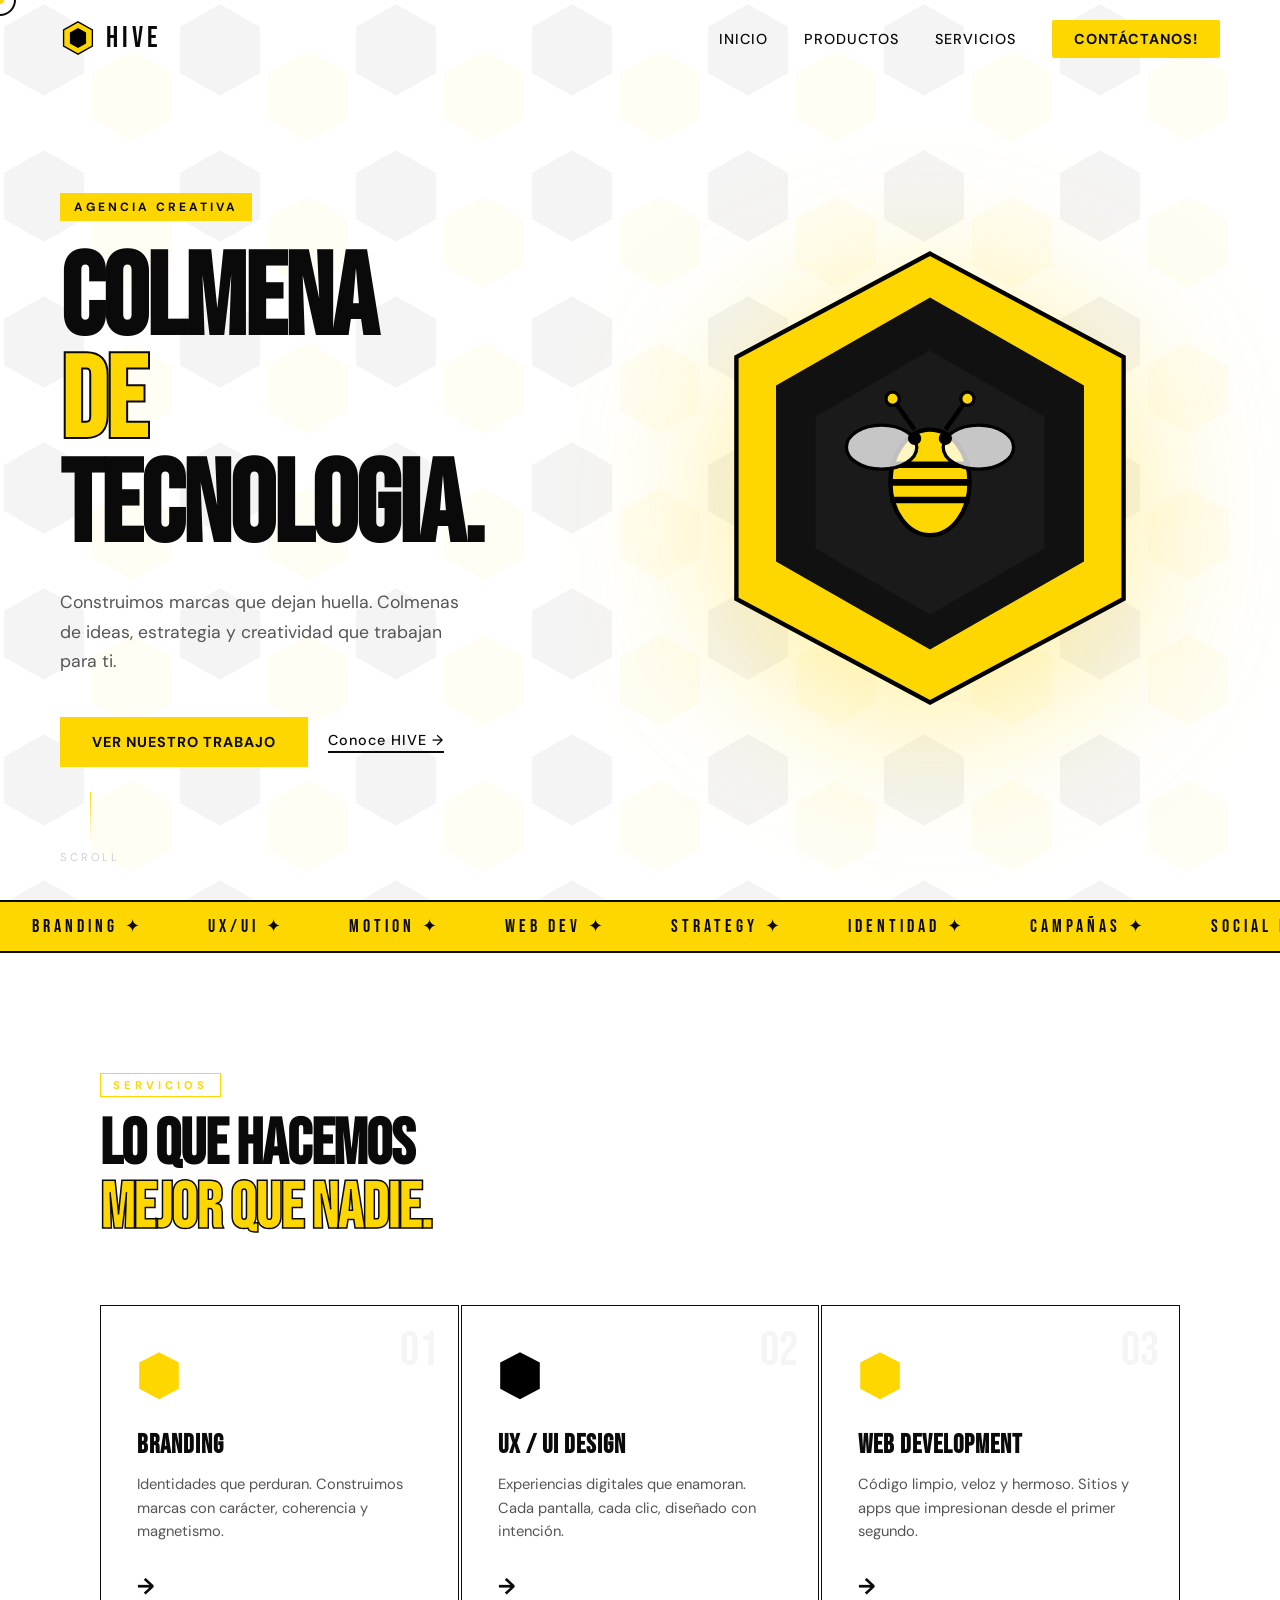
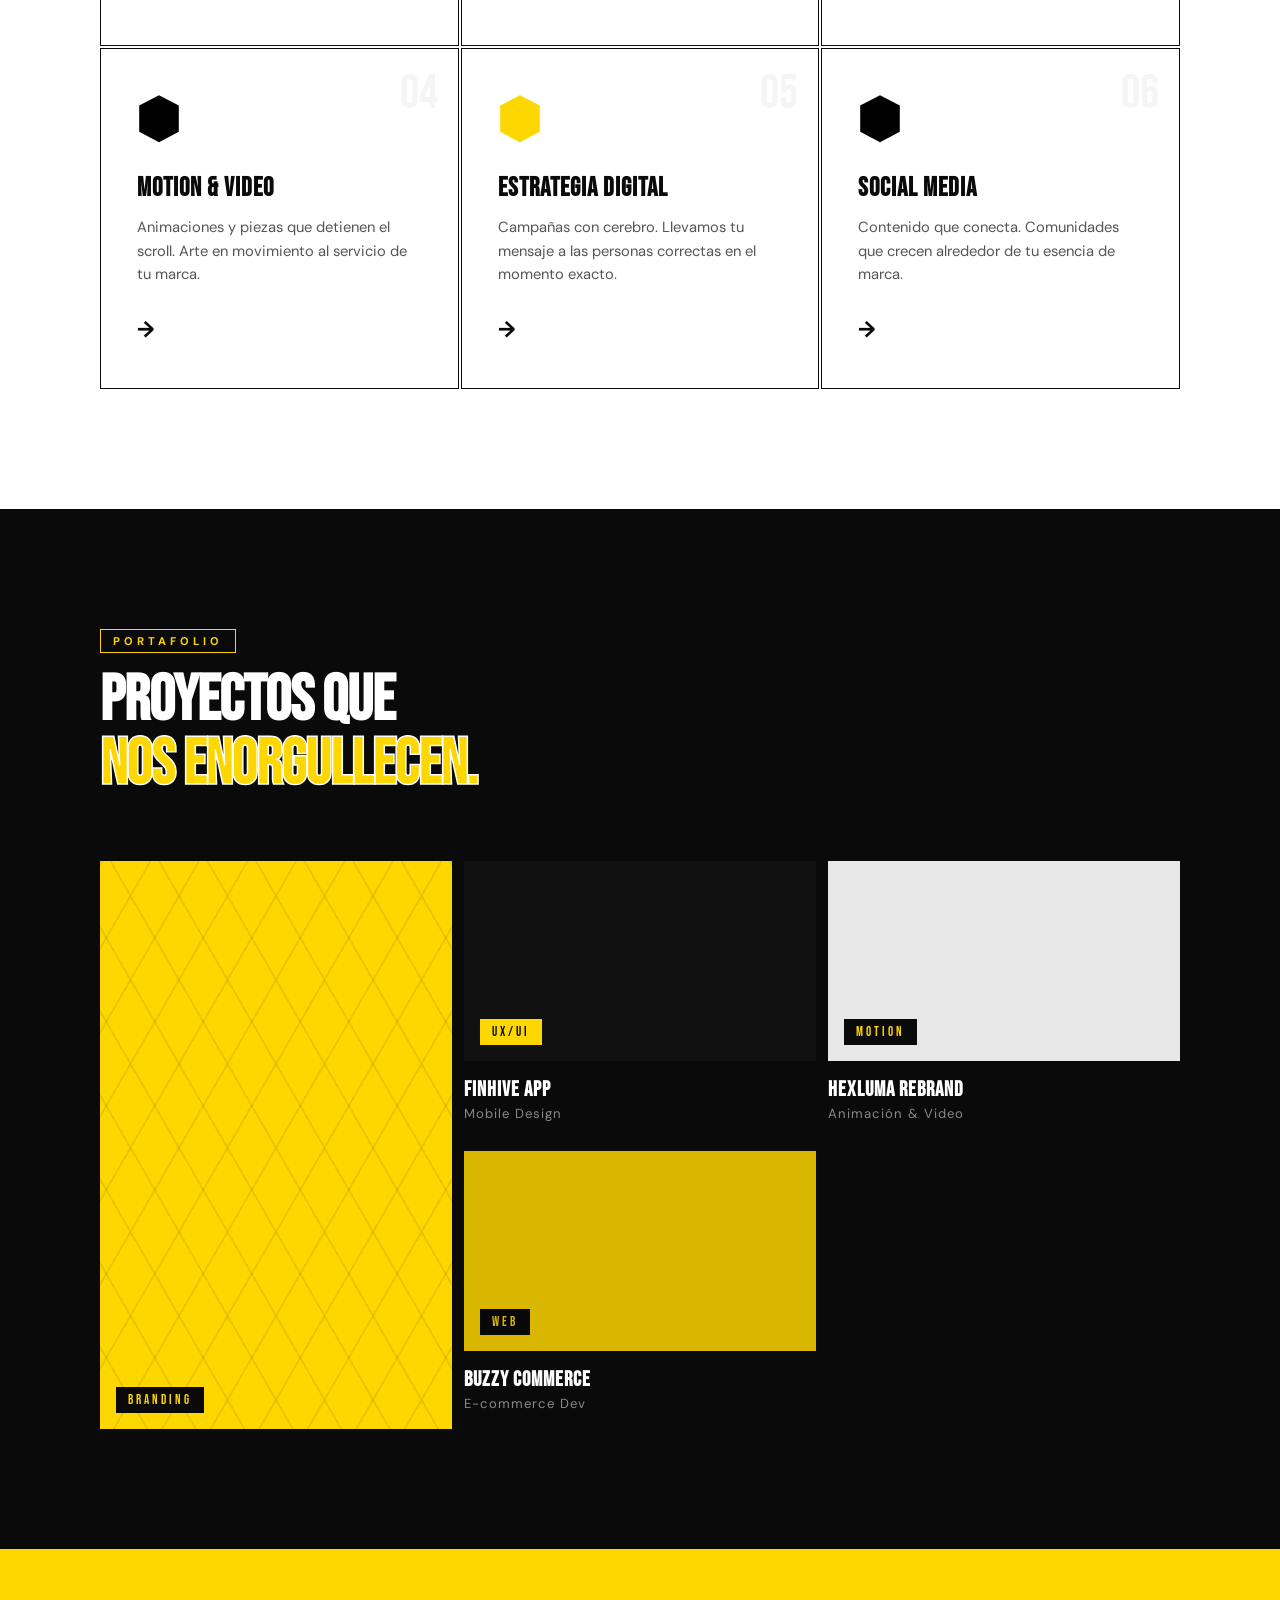
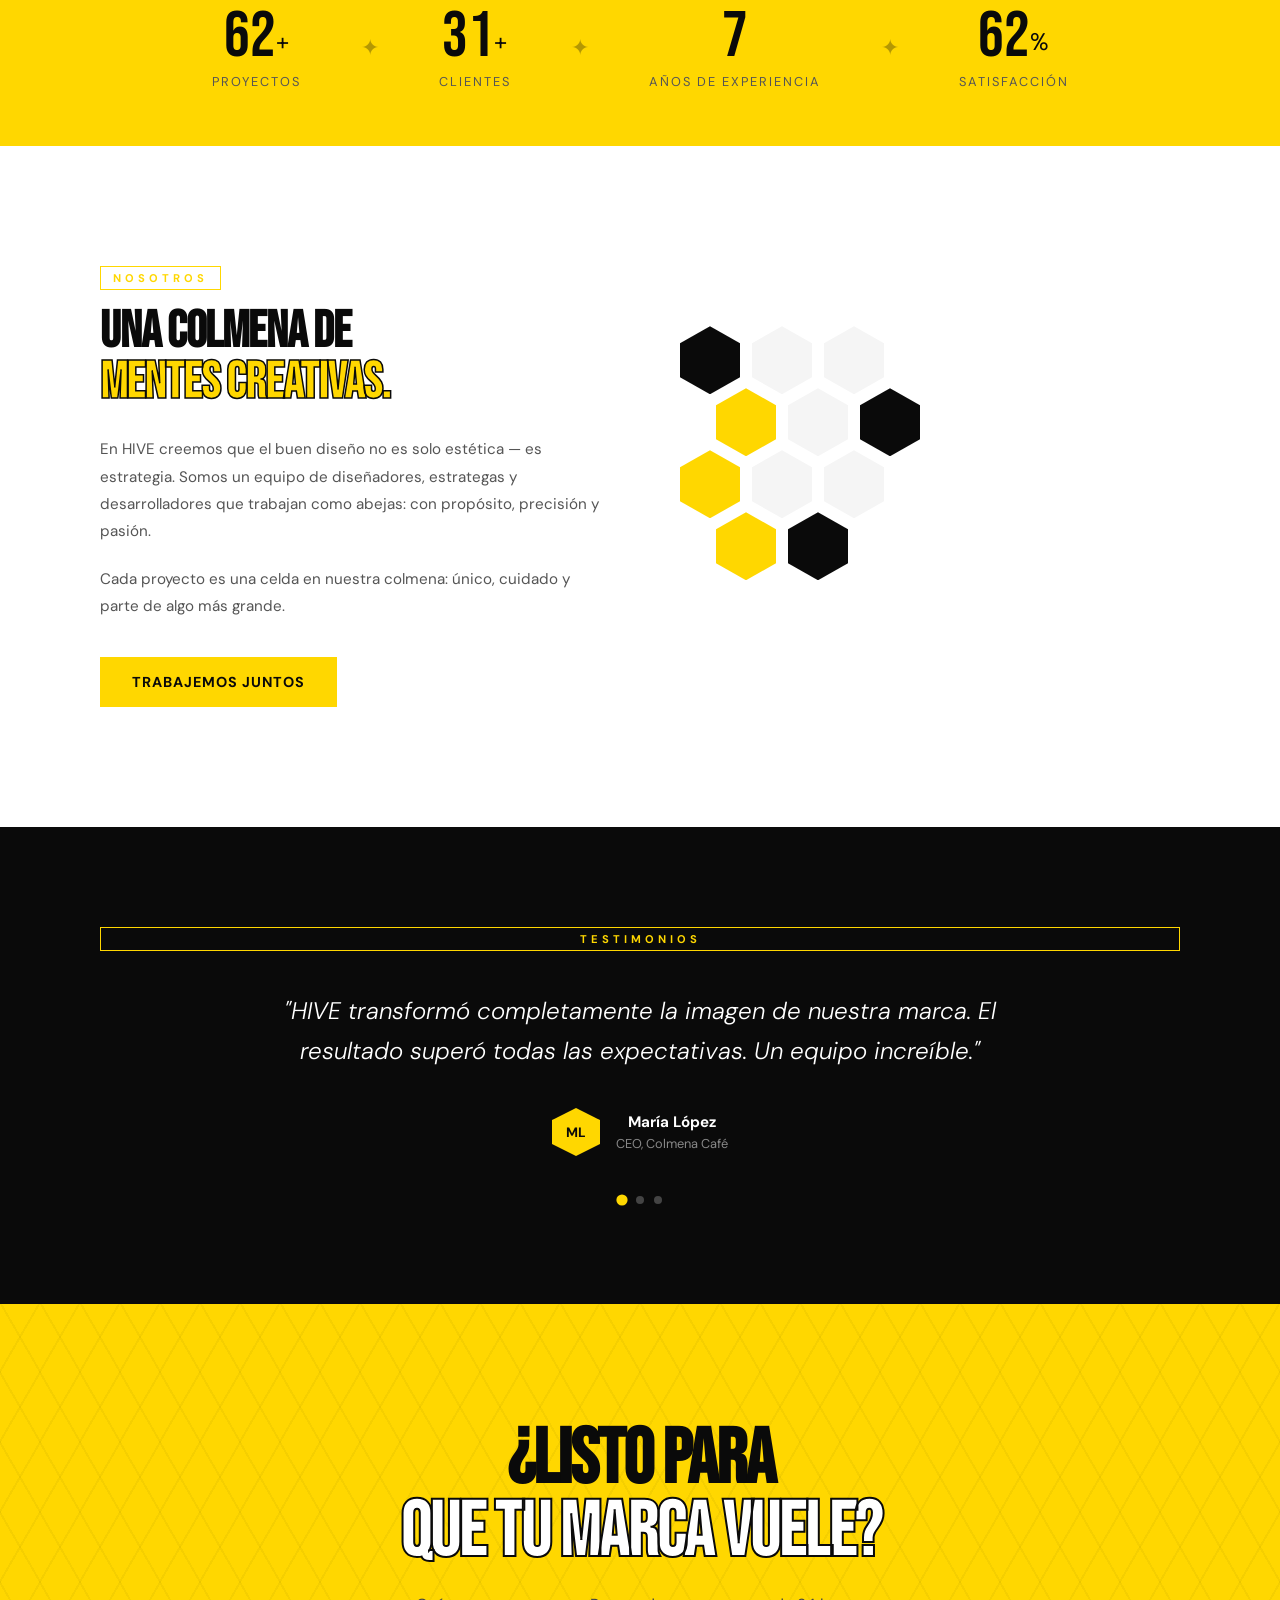
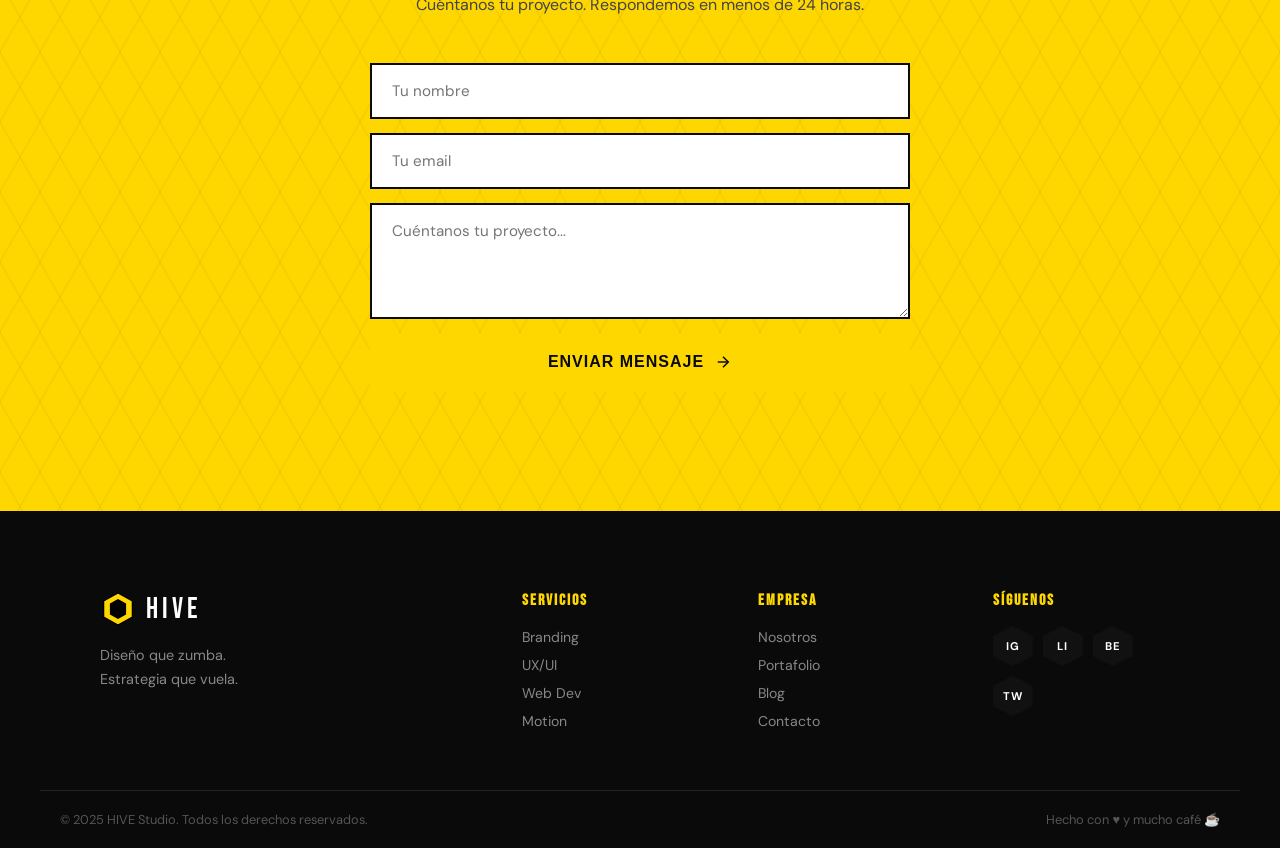
<file: index.html>
<!DOCTYPE html>
<html lang="es">
<head>
  <meta charset="UTF-8" />
  <meta name="viewport" content="width=device-width, initial-scale=1.0"/>
  <title>HIVE — colmena </title>
  <link rel="stylesheet" href="/src/styles/style_lan.css" />
  <link href="https://fonts.googleapis.com/css2?family=Bebas+Neue&family=DM+Sans:ital,wght@0,300;0,400;0,700;1,300&display=swap" rel="stylesheet"/>
</head>
<body>

  <!-- CURSOR PERSONALIZADO -->
  <div class="cursor" id="cursor"></div>
  <div class="cursor-follower" id="cursorFollower"></div>

  <!-- NAV -->
  <nav class="nav">
    <div class="nav-logo">
      <svg class="nav-honeycomb" viewBox="0 0 40 40" xmlns="http://www.w3.org/2000/svg">
        <polygon points="20,2 36,11 36,29 20,38 4,29 4,11" fill="#FFD700" stroke="#000" stroke-width="1.5"/>
        <polygon points="20,9 29,14 29,26 20,31 11,26 11,14" fill="#000"/>
      </svg>
      <span>HIVE</span>
    </div>
    <ul class="nav-links">
      <li><a href="/index.html">Inicio</a></li>
      <li><a href="/src/public/productos.html">Productos</a></li>
      <li><a href="/src/public/servicios.html">Servicios</a></li>
      <li><a href="/src/public/contactos.html" class="nav-cta">Contáctanos!</a></li>
    </ul>
    <button class="nav-burger" id="burger" aria-label="Menú">
      <span></span><span></span><span></span>
    </button>
  </nav>

  <!-- HERO -->
  <section class="hero">
    <!-- Panal de fondo animado -->
    <div class="honeycomb-bg" id="honeycombBg"></div>

    <div class="hero-content">
      <div class="hero-tag">Agencia Creativa</div>
      <h1 class="hero-title">
        <span class="line">colmena</span>
        <span class="line accent">de</span>
        <span class="line">tecnologia.</span>
      </h1>
      <p class="hero-sub">Construimos marcas que dejan huella. Colmenas de ideas, estrategia y creatividad que trabajan para ti.</p>
      <div class="hero-actions">
        <a href="#trabajo" class="btn-primary">Ver nuestro trabajo</a>
        <a href="#nosotros" class="btn-ghost">Conoce HIVE →</a>
      </div>
    </div>

    <!-- Logo central gigante -->
    <div class="hero-logo-wrap">
      <div class="big-hex" id="bigHex">
        <svg viewBox="0 0 200 220" xmlns="http://www.w3.org/2000/svg">
          <polygon class="hex-outer" points="100,8 188,55 188,165 100,212 12,165 12,55"/>
          <polygon class="hex-mid"   points="100,28 170,68 170,148 100,188 30,148 30,68"/>
          <polygon class="hex-inner" points="100,52 152,82 152,142 100,172 48,142 48,82"/>
          <!-- Abeja central -->
          <ellipse cx="100" cy="112" rx="18" ry="24" fill="#FFD700"/>
          <ellipse cx="100" cy="112" rx="18" ry="24" fill="none" stroke="#000" stroke-width="2"/>
          <!-- Rayas abeja -->
          <line x1="82" y1="104" x2="118" y2="104" stroke="#000" stroke-width="3"/>
          <line x1="82" y1="112" x2="118" y2="112" stroke="#000" stroke-width="3"/>
          <line x1="82" y1="120" x2="118" y2="120" stroke="#000" stroke-width="3"/>
          <!-- Alas -->
          <ellipse cx="78" cy="96" rx="16" ry="10" fill="rgba(255,255,255,0.75)" stroke="#000" stroke-width="1.5" class="wing"/>
          <ellipse cx="122" cy="96" rx="16" ry="10" fill="rgba(255,255,255,0.75)" stroke="#000" stroke-width="1.5" class="wing"/>
          <!-- Ojos -->
          <circle cx="93" cy="92" r="3" fill="#000"/>
          <circle cx="107" cy="92" r="3" fill="#000"/>
          <!-- Antenas -->
          <line x1="93" y1="88" x2="83" y2="74" stroke="#000" stroke-width="2"/>
          <circle cx="83" cy="74" r="3" fill="#FFD700" stroke="#000" stroke-width="1.5"/>
          <line x1="107" y1="88" x2="117" y2="74" stroke="#000" stroke-width="2"/>
          <circle cx="117" cy="74" r="3" fill="#FFD700" stroke="#000" stroke-width="1.5"/>
        </svg>
      </div>
    </div>

    <div class="hero-scroll-hint">
      <div class="scroll-line"></div>
      <span>Scroll</span>
    </div>
  </section>

  <!-- TICKER -->
  <div class="ticker-wrap">
    <div class="ticker">
      <span>Branding ✦</span><span>UX/UI ✦</span><span>Motion ✦</span><span>Web Dev ✦</span>
      <span>Strategy ✦</span><span>Identidad ✦</span><span>Campañas ✦</span><span>Social Media ✦</span>
      <span>Branding ✦</span><span>UX/UI ✦</span><span>Motion ✦</span><span>Web Dev ✦</span>
      <span>Strategy ✦</span><span>Identidad ✦</span><span>Campañas ✦</span><span>Social Media ✦</span>
    </div>
  </div>

  <!-- SERVICIOS -->
  <section class="servicios" id="servicios">
    <div class="container">
      <div class="section-header">
        <span class="section-tag">Servicios</span>
        <h2>Lo que hacemos<br/><em>mejor que nadie.</em></h2>
      </div>

      <div class="cards-grid">
        <div class="card" data-index="01">
          <div class="card-hex">
            <svg viewBox="0 0 60 70"><polygon points="30,3 57,17 57,53 30,67 3,53 3,17" fill="#FFD700"/></svg>
          </div>
          <h3>Branding</h3>
          <p>Identidades que perduran. Construimos marcas con carácter, coherencia y magnetismo.</p>
          <span class="card-arrow">→</span>
        </div>
        <div class="card" data-index="02">
          <div class="card-hex">
            <svg viewBox="0 0 60 70"><polygon points="30,3 57,17 57,53 30,67 3,53 3,17" fill="#000"/></svg>
          </div>
          <h3>UX / UI Design</h3>
          <p>Experiencias digitales que enamoran. Cada pantalla, cada clic, diseñado con intención.</p>
          <span class="card-arrow">→</span>
        </div>
        <div class="card" data-index="03">
          <div class="card-hex">
            <svg viewBox="0 0 60 70"><polygon points="30,3 57,17 57,53 30,67 3,53 3,17" fill="#FFD700"/></svg>
          </div>
          <h3>Web Development</h3>
          <p>Código limpio, veloz y hermoso. Sitios y apps que impresionan desde el primer segundo.</p>
          <span class="card-arrow">→</span>
        </div>
        <div class="card" data-index="04">
          <div class="card-hex">
            <svg viewBox="0 0 60 70"><polygon points="30,3 57,17 57,53 30,67 3,53 3,17" fill="#000"/></svg>
          </div>
          <h3>Motion & Video</h3>
          <p>Animaciones y piezas que detienen el scroll. Arte en movimiento al servicio de tu marca.</p>
          <span class="card-arrow">→</span>
        </div>
        <div class="card" data-index="05">
          <div class="card-hex">
            <svg viewBox="0 0 60 70"><polygon points="30,3 57,17 57,53 30,67 3,53 3,17" fill="#FFD700"/></svg>
          </div>
          <h3>Estrategia Digital</h3>
          <p>Campañas con cerebro. Llevamos tu mensaje a las personas correctas en el momento exacto.</p>
          <span class="card-arrow">→</span>
        </div>
        <div class="card" data-index="06">
          <div class="card-hex">
            <svg viewBox="0 0 60 70"><polygon points="30,3 57,17 57,53 30,67 3,53 3,17" fill="#000"/></svg>
          </div>
          <h3>Social Media</h3>
          <p>Contenido que conecta. Comunidades que crecen alrededor de tu esencia de marca.</p>
          <span class="card-arrow">→</span>
        </div>
      </div>
    </div>
  </section>

  <!-- TRABAJO / PORTAFOLIO -->
  <section class="trabajo" id="trabajo">
    <div class="container">
      <div class="section-header invert">
        <span class="section-tag">Portafolio</span>
        <h2>Proyectos que<br/><em>nos enorgullecen.</em></h2>
      </div>

      <div class="portfolio-grid">
        <div class="p-item big">
          <div class="p-img" style="background: #FFD700;">
            <div class="p-hex-pattern"></div>
            <div class="p-label">BRANDING</div>
          </div>
          <div class="p-info">
            <h4>Colmena Café</h4>
            <span>Identidad & Packaging</span>
          </div>
        </div>
        <div class="p-item">
          <div class="p-img" style="background: #111;">
            <div class="p-label light">UX/UI</div>
          </div>
          <div class="p-info">
            <h4>FinHive App</h4>
            <span>Mobile Design</span>
          </div>
        </div>
        <div class="p-item">
          <div class="p-img" style="background: #e8e8e8;">
            <div class="p-label">MOTION</div>
          </div>
          <div class="p-info">
            <h4>Hexluma Rebrand</h4>
            <span>Animación & Video</span>
          </div>
        </div>
        <div class="p-item">
          <div class="p-img" style="background: #FFD700; filter: brightness(0.85);">
            <div class="p-label">WEB</div>
          </div>
          <div class="p-info">
            <h4>Buzzy Commerce</h4>
            <span>E-commerce Dev</span>
          </div>
        </div>
      </div>
    </div>
  </section>

  <!-- STATS -->
  <div class="stats-bar">
    <div class="stat">
      <span class="stat-num" data-target="120">0</span><sup>+</sup>
      <span class="stat-label">Proyectos</span>
    </div>
    <div class="stat-divider">✦</div>
    <div class="stat">
      <span class="stat-num" data-target="48">0</span><sup>+</sup>
      <span class="stat-label">Clientes</span>
    </div>
    <div class="stat-divider">✦</div>
    <div class="stat">
      <span class="stat-num" data-target="7">0</span>
      <span class="stat-label">Años de experiencia</span>
    </div>
    <div class="stat-divider">✦</div>
    <div class="stat">
      <span class="stat-num" data-target="98">0</span><sup>%</sup>
      <span class="stat-label">Satisfacción</span>
    </div>
  </div>

  <!-- NOSOTROS -->
  <section class="nosotros" id="nosotros">
    <div class="container nos-grid">
      <div class="nos-text">
        <span class="section-tag">Nosotros</span>
        <h2>Una colmena de<br/><em>mentes creativas.</em></h2>
        <p>En HIVE creemos que el buen diseño no es solo estética — es estrategia. Somos un equipo de diseñadores, estrategas y desarrolladores que trabajan como abejas: con propósito, precisión y pasión.</p>
        <p>Cada proyecto es una celda en nuestra colmena: único, cuidado y parte de algo más grande.</p>
        <a href="#contacto" class="btn-primary">Trabajemos juntos</a>
      </div>
      <div class="nos-visual">
        <div class="nos-hex-grid" id="nosHexGrid"></div>
      </div>
    </div>
  </section>

  <!-- TESTIMONIOS -->
  <section class="testimonios">
    <div class="container">
      <span class="section-tag center">Testimonios</span>
      <div class="testi-slider" id="testiSlider">
        <div class="testi active">
          <p>"HIVE transformó completamente la imagen de nuestra marca. El resultado superó todas las expectativas. Un equipo increíble."</p>
          <div class="testi-author">
            <div class="testi-avatar">ML</div>
            <div>
              <strong>María López</strong>
              <span>CEO, Colmena Café</span>
            </div>
          </div>
        </div>
        <div class="testi">
          <p>"Trabajar con HIVE fue un placer de principio a fin. Entendieron nuestra visión y la llevaron a otro nivel. Totalmente recomendados."</p>
          <div class="testi-author">
            <div class="testi-avatar">CA</div>
            <div>
              <strong>Carlos Arango</strong>
              <span>Fundador, FinHive</span>
            </div>
          </div>
        </div>
        <div class="testi">
          <p>"El mejor equipo creativo con el que hemos trabajado. Rápidos, talentosos y siempre atentos a los detalles. ¡Los amamos!"</p>
          <div class="testi-author">
            <div class="testi-avatar">SR</div>
            <div>
              <strong>Sara Restrepo</strong>
              <span>Directora de Marketing, Hexluma</span>
            </div>
          </div>
        </div>
      </div>
      <div class="testi-dots" id="testiDots">
        <button class="dot active" data-i="0"></button>
        <button class="dot" data-i="1"></button>
        <button class="dot" data-i="2"></button>
      </div>
    </div>
  </section>

  <!-- CTA FINAL -->
  <section class="cta-final" id="contacto">
    <div class="cta-hex-bg"></div>
    <div class="container cta-content">
      <h2>¿Listo para<br/><em>que tu marca vuele?</em></h2>
      <p>Cuéntanos tu proyecto. Respondemos en menos de 24 horas.</p>
      <div class="cta-form">
        <input type="text" placeholder="Tu nombre" class="cta-input" id="nameInput"/>
        <input type="email" placeholder="Tu email" class="cta-input" id="emailInput"/>
        <textarea placeholder="Cuéntanos tu proyecto..." class="cta-input" rows="4" id="msgInput"></textarea>
        <button class="btn-primary large" id="ctaBtn">
          <span>Enviar mensaje</span>
          <svg viewBox="0 0 24 24" fill="none" stroke="currentColor" stroke-width="2"><line x1="5" y1="12" x2="19" y2="12"/><polyline points="12 5 19 12 12 19"/></svg>
        </button>
      </div>
    </div>
  </section>

  <!-- FOOTER -->
  <footer class="footer">
    <div class="container footer-grid">
      <div class="footer-brand">
        <div class="nav-logo">
          <svg class="nav-honeycomb" viewBox="0 0 40 40" xmlns="http://www.w3.org/2000/svg">
            <polygon points="20,2 36,11 36,29 20,38 4,29 4,11" fill="#FFD700" stroke="#000" stroke-width="1.5"/>
            <polygon points="20,9 29,14 29,26 20,31 11,26 11,14" fill="#000"/>
          </svg>
          <span>HIVE</span>
        </div>
        <p>Diseño que zumba.<br/>Estrategia que vuela.</p>
      </div>
      <div class="footer-links">
        <h5>Servicios</h5>
        <a href="#">Branding</a>
        <a href="#">UX/UI</a>
        <a href="#">Web Dev</a>
        <a href="#">Motion</a>
      </div>
      <div class="footer-links">
        <h5>Empresa</h5>
        <a href="#">Nosotros</a>
        <a href="#">Portafolio</a>
        <a href="#">Blog</a>
        <a href="#">Contacto</a>
      </div>
      <div class="footer-social">
        <h5>Síguenos</h5>
        <div class="social-icons">
          <a href="#" class="social-icon">IG</a>
          <a href="#" class="social-icon">LI</a>
          <a href="#" class="social-icon">BE</a>
          <a href="#" class="social-icon">TW</a>
        </div>
      </div>
    </div>
    <div class="footer-bottom">
      <span>© 2025 HIVE Studio. Todos los derechos reservados.</span>
      <span>Hecho con ♥ y mucho café ☕</span>
    </div>
  </footer>

  <script>
    // ─── CURSOR ──────────────────────────────
    const cursor = document.getElementById('cursor');
    const follower = document.getElementById('cursorFollower');
    let mx = 0, my = 0, fx = 0, fy = 0;
    document.addEventListener('mousemove', e => { mx = e.clientX; my = e.clientY; cursor.style.left = mx + 'px'; cursor.style.top = my + 'px'; });
    function animFollower() { fx += (mx - fx) * 0.12; fy += (my - fy) * 0.12; follower.style.left = fx + 'px'; follower.style.top = fy + 'px'; requestAnimationFrame(animFollower); }
    animFollower();
    document.querySelectorAll('a, button, .card, .p-item').forEach(el => {
      el.addEventListener('mouseenter', () => { cursor.classList.add('hover'); follower.classList.add('hover'); });
      el.addEventListener('mouseleave', () => { cursor.classList.remove('hover'); follower.classList.remove('hover'); });
    });

    // ─── PANAL FONDO HERO ────────────────────
    const bg = document.getElementById('honeycombBg');
    const cols = Math.ceil(window.innerWidth / 88) + 2;
    const rows = Math.ceil(window.innerHeight / 100) + 2;
    for (let r = 0; r < rows; r++) {
      for (let c = 0; c < cols; c++) {
        const h = document.createElement('div');
        h.className = 'hex-cell';
        h.style.animationDelay = (Math.random() * 4) + 's';
        bg.appendChild(h);
      }
    }

    // ─── PANAL NOSOTROS ──────────────────────
    const nosGrid = document.getElementById('nosHexGrid');
    const positions = [
      [0,0],[1,0],[2,0],[0.5,1],[1.5,1],[2.5,1],[0,2],[1,2],[2,2],[0.5,3],[1.5,3]
    ];
    positions.forEach(([x,y], i) => {
      const h = document.createElement('div');
      h.className = 'nos-hex';
      h.style.left = (x * 72) + 'px';
      h.style.top = (y * 62) + 'px';
      h.style.animationDelay = (i * 0.1) + 's';
      if (i % 3 === 0) h.classList.add('yellow');
      if (i % 5 === 0) h.classList.add('black');
      nosGrid.appendChild(h);
    });

    // ─── BIG HEX PARALLAX ────────────────────
    const bigHex = document.getElementById('bigHex');
    document.addEventListener('mousemove', e => {
      const dx = (e.clientX / window.innerWidth - 0.5) * 20;
      const dy = (e.clientY / window.innerHeight - 0.5) * 20;
      bigHex.style.transform = `rotateY(${dx}deg) rotateX(${-dy}deg)`;
    });

    // ─── TESTIMONIOS ─────────────────────────
    let currentTesti = 0;
    const testis = document.querySelectorAll('.testi');
    const dots = document.querySelectorAll('.dot');
    function showTesti(i) {
      testis[currentTesti].classList.remove('active');
      dots[currentTesti].classList.remove('active');
      currentTesti = i;
      testis[currentTesti].classList.add('active');
      dots[currentTesti].classList.add('active');
    }
    dots.forEach(d => d.addEventListener('click', () => showTesti(+d.dataset.i)));
    setInterval(() => showTesti((currentTesti + 1) % testis.length), 5000);

    // ─── STATS COUNTER ───────────────────────
    const statNums = document.querySelectorAll('.stat-num');
    const statsBar = document.querySelector('.stats-bar');
    let counted = false;
    const observer = new IntersectionObserver(entries => {
      if (entries[0].isIntersecting && !counted) {
        counted = true;
        statNums.forEach(el => {
          const target = +el.dataset.target;
          let count = 0;
          const inc = Math.ceil(target / 60);
          const timer = setInterval(() => {
            count = Math.min(count + inc, target);
            el.textContent = count;
            if (count >= target) clearInterval(timer);
          }, 30);
        });
      }
    }, { threshold: 0.5 });
    observer.observe(statsBar);

    // ─── CTA FORM ────────────────────────────
    document.getElementById('ctaBtn').addEventListener('click', () => {
      const n = document.getElementById('nameInput').value.trim();
      const e = document.getElementById('emailInput').value.trim();
      const m = document.getElementById('msgInput').value.trim();
      const btn = document.getElementById('ctaBtn');
      if (!n || !e || !m) { btn.style.background = '#ff4444'; btn.querySelector('span').textContent = 'Completa todos los campos'; setTimeout(() => { btn.style.background = ''; btn.querySelector('span').textContent = 'Enviar mensaje'; }, 2000); return; }
      btn.querySelector('span').textContent = '¡Mensaje enviado! 🐝';
      btn.style.background = '#000';
      setTimeout(() => { btn.querySelector('span').textContent = 'Enviar mensaje'; btn.style.background = ''; document.getElementById('nameInput').value = ''; document.getElementById('emailInput').value = ''; document.getElementById('msgInput').value = ''; }, 3000);
    });

    // ─── NAVBAR SCROLL ───────────────────────
    const nav = document.querySelector('.nav');
    window.addEventListener('scroll', () => { nav.classList.toggle('scrolled', window.scrollY > 60); });

    // ─── SCROLL REVEAL ───────────────────────
    const reveals = document.querySelectorAll('.card, .p-item, .stat, .testi, .nos-text > *');
    const revObs = new IntersectionObserver(entries => {
      entries.forEach(e => { if (e.isIntersecting) { e.target.classList.add('revealed'); revObs.unobserve(e.target); } });
    }, { threshold: 0.15 });
    reveals.forEach(el => { el.classList.add('reveal-ready'); revObs.observe(el); });

    // ─── MOBILE BURGER ───────────────────────
    document.getElementById('burger').addEventListener('click', () => { document.querySelector('.nav-links').classList.toggle('open'); });
  </script>
</body>
</html>
</file>
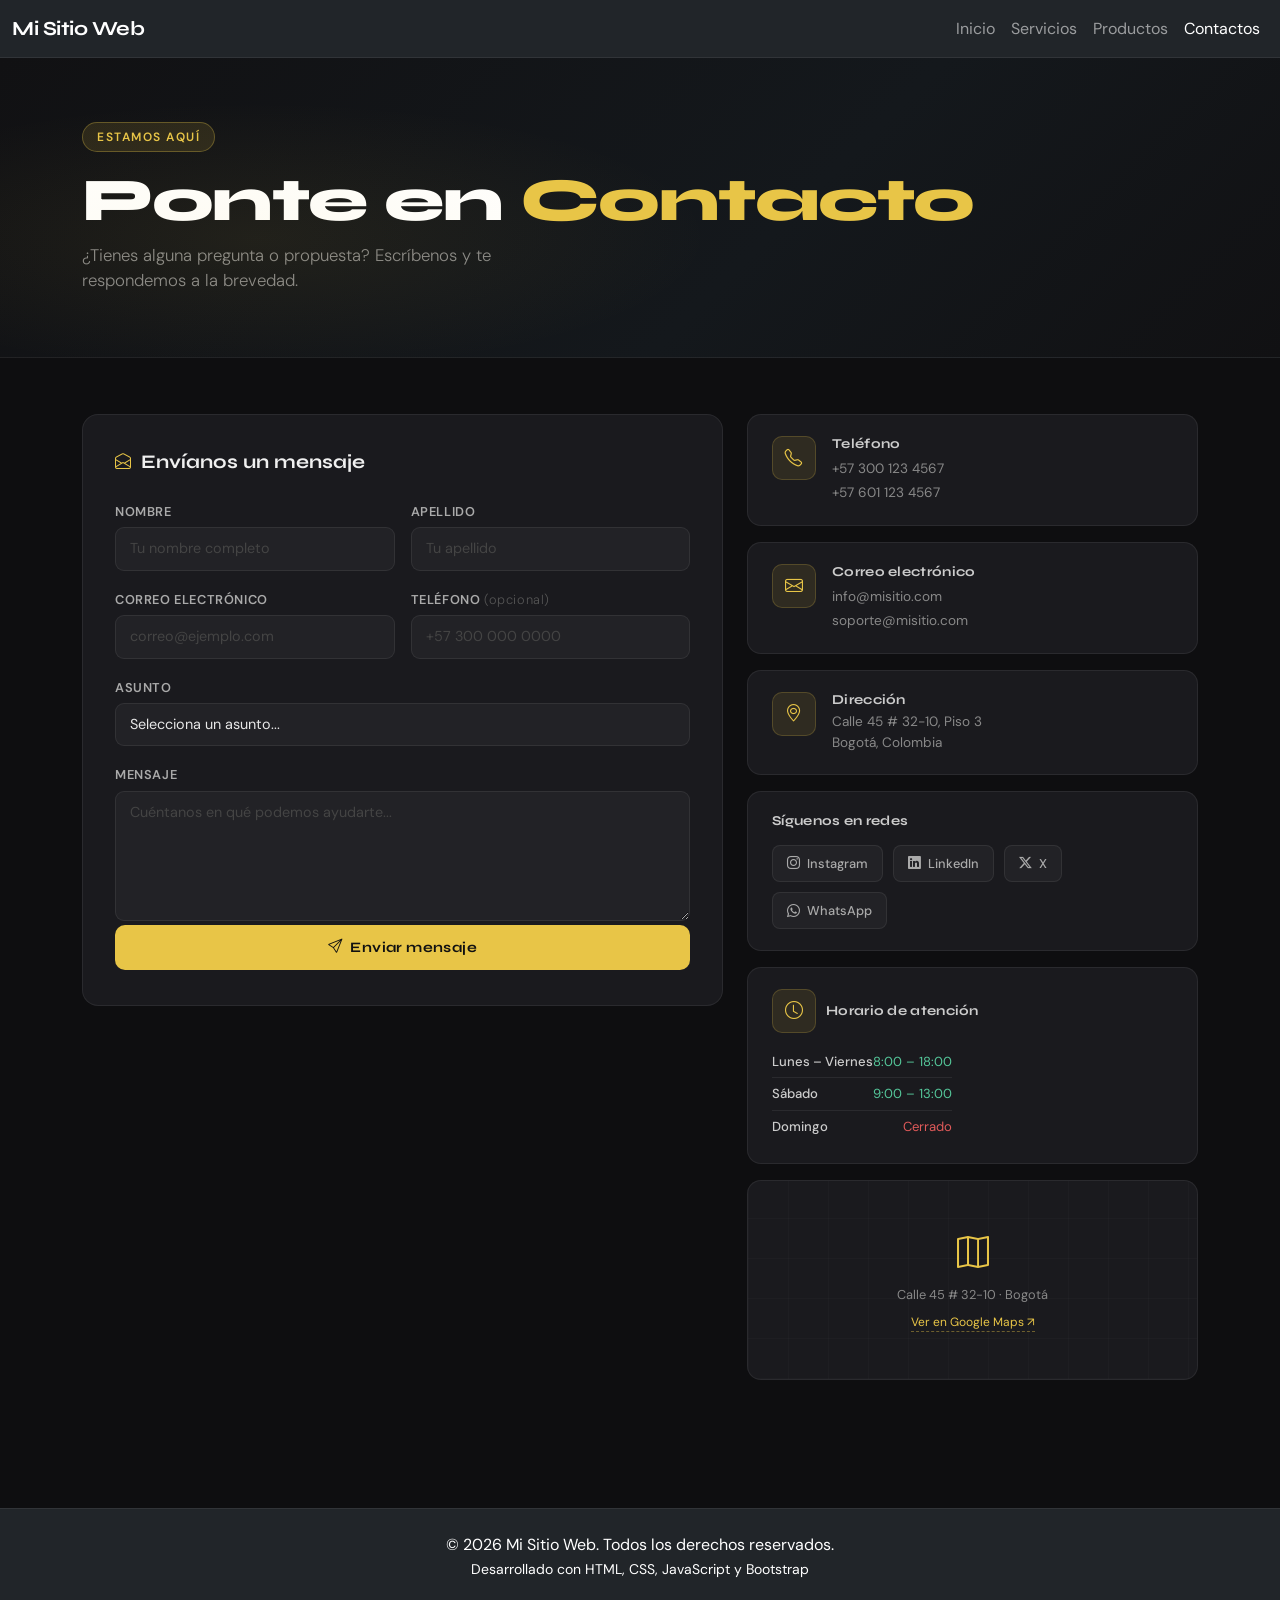
<file: public/contactos.html>
<!DOCTYPE html>
<html lang="es">
<head>
    <meta charset="UTF-8">
    <meta name="viewport" content="width=device-width, initial-scale=1.0">
    <title>Contactos - Mi Sitio Web</title>
    <!-- Bootstrap CSS -->
    <link href="https://cdn.jsdelivr.net/npm/bootstrap@5.3.0/dist/css/bootstrap.min.css" rel="stylesheet">
    <!-- Google Fonts -->
    <link href="https://fonts.googleapis.com/css2?family=Syne:wght@400;600;700;800&family=DM+Sans:ital,opsz,wght@0,9..40,300;0,9..40,400;0,9..40,500;1,9..40,300&display=swap" rel="stylesheet">
    <!-- Bootstrap Icons -->
    <link href="https://cdn.jsdelivr.net/npm/bootstrap-icons@1.11.0/font/bootstrap-icons.css" rel="stylesheet">
    <style>
        :root {
            --accent: #e8c547;
            --accent-dark: #c9a82e;
            --dark: #111113;
            --card-bg: #1a1a1e;
            --border: rgba(255,255,255,0.07);
            --muted: #888;
        }

        * { box-sizing: border-box; }

        body {
            font-family: 'DM Sans', sans-serif;
            background: #0e0e10;
            color: #e8e8e8;
            min-height: 100vh;
        }

        /* ── NAVBAR ── */
        .navbar { border-bottom: 1px solid var(--border); }
        .navbar-brand strong { font-family: 'Syne', sans-serif; letter-spacing: -0.5px; }

        /* ── HERO STRIP ── */
        .hero-strip {
            background: linear-gradient(135deg, #111113 0%, #14181c 60%, #111113 100%);
            border-bottom: 1px solid var(--border);
            padding: 4rem 0 3rem;
            position: relative;
            overflow: hidden;
        }
        .hero-strip::before {
            content: '';
            position: absolute;
            inset: 0;
            background: radial-gradient(ellipse 55% 70% at 20% 60%, rgba(232,197,71,0.07) 0%, transparent 65%);
            pointer-events: none;
        }
        .badge-pill {
            display: inline-block;
            background: rgba(232,197,71,0.12);
            color: var(--accent);
            border: 1px solid rgba(232,197,71,0.3);
            border-radius: 50px;
            font-size: 0.75rem;
            font-weight: 600;
            letter-spacing: 1.5px;
            text-transform: uppercase;
            padding: 5px 14px;
            margin-bottom: 1rem;
        }
        .hero-strip h1 {
            font-family: 'Syne', sans-serif;
            font-size: clamp(2.4rem, 5vw, 3.8rem);
            font-weight: 800;
            letter-spacing: -1.5px;
            color: #fff;
            line-height: 1.1;
        }
        .hero-strip h1 span { color: var(--accent); }
        .hero-strip p {
            color: var(--muted);
            font-size: 1.05rem;
            max-width: 460px;
            font-weight: 300;
        }

        /* ── MAIN LAYOUT ── */
        .contact-section { padding: 3.5rem 0 5rem; }

        /* ── CONTACT FORM CARD ── */
        .form-card {
            background: var(--card-bg);
            border: 1px solid var(--border);
            border-radius: 16px;
            padding: 2.2rem 2rem;
            animation: fadeUp .45s ease both;
        }
        .form-card h4 {
            font-family: 'Syne', sans-serif;
            font-weight: 700;
            font-size: 1.2rem;
            color: #f0f0f0;
            margin-bottom: 1.6rem;
            display: flex;
            align-items: center;
            gap: 10px;
        }
        .form-card h4 i { color: var(--accent); font-size: 1rem; }

        .form-label {
            font-size: 0.8rem;
            font-weight: 600;
            color: #aaa;
            letter-spacing: .6px;
            text-transform: uppercase;
            margin-bottom: 6px;
        }
        .form-control, .form-select {
            background: rgba(255,255,255,0.04) !important;
            border: 1px solid var(--border) !important;
            border-radius: 9px !important;
            color: #e8e8e8 !important;
            font-family: 'DM Sans', sans-serif;
            font-size: 0.9rem;
            padding: 10px 14px;
            transition: border .2s, box-shadow .2s;
        }
        .form-control:focus, .form-select:focus {
            border-color: rgba(232,197,71,0.45) !important;
            box-shadow: 0 0 0 3px rgba(232,197,71,0.08) !important;
            outline: none;
        }
        .form-control::placeholder { color: #444; }
        .form-select option { background: #1a1a1e; color: #e8e8e8; }
        textarea.form-control { resize: vertical; min-height: 130px; }

        .btn-send {
            background: var(--accent);
            color: #111;
            border: none;
            border-radius: 10px;
            padding: 12px 28px;
            font-family: 'Syne', sans-serif;
            font-weight: 700;
            font-size: 0.9rem;
            letter-spacing: .4px;
            cursor: pointer;
            transition: background .2s, transform .15s, box-shadow .2s;
            display: flex;
            align-items: center;
            gap: 8px;
            width: 100%;
            justify-content: center;
        }
        .btn-send:hover {
            background: var(--accent-dark);
            transform: translateY(-1px);
            box-shadow: 0 6px 20px rgba(232,197,71,0.25);
        }
        .btn-send:active { transform: translateY(0); }

        /* success msg */
        .success-msg {
            display: none;
            background: rgba(85,199,154,0.1);
            border: 1px solid rgba(85,199,154,0.25);
            border-radius: 10px;
            color: #55c79a;
            padding: 14px 18px;
            font-size: 0.88rem;
            margin-top: 1rem;
            align-items: center;
            gap: 10px;
        }

        /* ── INFO CARDS (right column) ── */
        .info-col { display: flex; flex-direction: column; gap: 1rem; }

        .info-card {
            background: var(--card-bg);
            border: 1px solid var(--border);
            border-radius: 14px;
            padding: 1.3rem 1.5rem;
            display: flex;
            align-items: flex-start;
            gap: 1rem;
            transition: border-color .2s, transform .2s;
            animation: fadeUp .45s ease both;
        }
        .info-card:hover {
            border-color: rgba(232,197,71,0.2);
            transform: translateX(3px);
        }
        .info-icon {
            width: 44px;
            height: 44px;
            min-width: 44px;
            border-radius: 10px;
            background: rgba(232,197,71,0.1);
            border: 1px solid rgba(232,197,71,0.2);
            display: flex;
            align-items: center;
            justify-content: center;
            color: var(--accent);
            font-size: 1.1rem;
        }
        .info-card h6 {
            font-family: 'Syne', sans-serif;
            font-weight: 700;
            font-size: 0.85rem;
            color: #ccc;
            letter-spacing: .3px;
            margin-bottom: 4px;
        }
        .info-card p, .info-card a {
            font-size: 0.85rem;
            color: var(--muted);
            margin: 0;
            line-height: 1.5;
            text-decoration: none;
        }
        .info-card a:hover { color: var(--accent); }

        /* ── SOCIAL CARD ── */
        .social-card {
            background: var(--card-bg);
            border: 1px solid var(--border);
            border-radius: 14px;
            padding: 1.3rem 1.5rem;
            animation: fadeUp .45s ease both;
        }
        .social-card h6 {
            font-family: 'Syne', sans-serif;
            font-weight: 700;
            font-size: 0.85rem;
            color: #ccc;
            margin-bottom: 1rem;
            letter-spacing: .3px;
        }
        .social-links { display: flex; gap: 10px; flex-wrap: wrap; }
        .social-btn {
            display: flex;
            align-items: center;
            gap: 7px;
            background: rgba(255,255,255,0.04);
            border: 1px solid var(--border);
            border-radius: 8px;
            padding: 8px 14px;
            font-size: 0.8rem;
            color: #aaa;
            text-decoration: none;
            font-weight: 500;
            transition: all .2s;
        }
        .social-btn:hover {
            background: rgba(232,197,71,0.1);
            color: var(--accent);
            border-color: rgba(232,197,71,0.25);
        }

        /* ── MAP PLACEHOLDER ── */
        .map-placeholder {
            background: var(--card-bg);
            border: 1px solid var(--border);
            border-radius: 14px;
            overflow: hidden;
            height: 200px;
            display: flex;
            align-items: center;
            justify-content: center;
            flex-direction: column;
            gap: 8px;
            position: relative;
            animation: fadeUp .45s ease both;
        }
        .map-placeholder::before {
            content: '';
            position: absolute;
            inset: 0;
            background:
                repeating-linear-gradient(0deg, rgba(255,255,255,0.02) 0px, rgba(255,255,255,0.02) 1px, transparent 1px, transparent 40px),
                repeating-linear-gradient(90deg, rgba(255,255,255,0.02) 0px, rgba(255,255,255,0.02) 1px, transparent 1px, transparent 40px);
        }
        .map-placeholder i { font-size: 2rem; color: var(--accent); position: relative; }
        .map-placeholder span { font-size: 0.8rem; color: var(--muted); position: relative; }
        .map-link {
            position: relative;
            font-size: 0.75rem;
            color: var(--accent);
            text-decoration: none;
            border-bottom: 1px dashed rgba(232,197,71,0.4);
        }

        /* ── HOURS TABLE ── */
        .hours-row {
            display: flex;
            justify-content: space-between;
            font-size: 0.82rem;
            padding: 6px 0;
            border-bottom: 1px solid var(--border);
            color: var(--muted);
        }
        .hours-row:last-child { border-bottom: none; }
        .hours-row .day { color: #ccc; font-weight: 500; }
        .hours-row .open { color: #55c79a; }
        .hours-row .closed { color: #e05a5a; }

        /* ── ANIMATION ── */
        @keyframes fadeUp {
            from { opacity: 0; transform: translateY(16px); }
            to   { opacity: 1; transform: translateY(0); }
        }
        .info-card:nth-child(2) { animation-delay: .06s; }
        .info-card:nth-child(3) { animation-delay: .12s; }
        .info-card:nth-child(4) { animation-delay: .18s; }
        .social-card            { animation-delay: .22s; }
        .map-placeholder        { animation-delay: .28s; }

        /* ── FOOTER ── */
        footer { border-top: 1px solid var(--border); }

        @media (max-width: 768px) {
            .form-card { padding: 1.5rem 1.2rem; }
        }
    </style>
</head>
<body>

    <!-- Navegación -->
    <nav class="navbar navbar-expand-lg navbar-dark bg-dark sticky-top">
        <div class="container-fluid">
            <a class="navbar-brand" href="../index.html">
                <strong>Mi Sitio Web</strong>
            </a>
            <button class="navbar-toggler" type="button" data-bs-toggle="collapse"
                    data-bs-target="#navbarNav" aria-controls="navbarNav"
                    aria-expanded="false" aria-label="Toggle navigation">
                <span class="navbar-toggler-icon"></span>
            </button>
            <div class="collapse navbar-collapse" id="navbarNav">
                <ul class="navbar-nav ms-auto">
                    <li class="nav-item">
                        <a class="nav-link" href="../index.html">Inicio</a>
                    </li>
                    <li class="nav-item">
                        <a class="nav-link" href="servicios.html">Servicios</a>
                    </li>
                    <li class="nav-item">
                        <a class="nav-link" href="productos.html">Productos</a>
                    </li>
                    <li class="nav-item">
                        <a class="nav-link active" aria-current="page" href="contactos.html">Contactos</a>
                    </li>
                </ul>
            </div>
        </div>
    </nav>

    <!-- Hero Strip -->
    <section class="hero-strip">
        <div class="container">
            <div class="badge-pill">Estamos aquí</div>
            <h1>Ponte en <span>Contacto</span></h1>
            <p>¿Tienes alguna pregunta o propuesta? Escríbenos y te respondemos a la brevedad.</p>
        </div>
    </section>

    <!-- Contact Section -->
    <main>
        <section class="contact-section">
            <div class="container">
                <div class="row g-4">

                    <!-- LEFT: Formulario -->
                    <div class="col-12 col-lg-7">
                        <div class="form-card">
                            <h4><i class="bi bi-envelope-open"></i> Envíanos un mensaje</h4>

                            <div class="row g-3">
                                <div class="col-12 col-sm-6">
                                    <label class="form-label">Nombre</label>
                                    <input type="text" class="form-control" id="nombre" placeholder="Tu nombre completo">
                                </div>
                                <div class="col-12 col-sm-6">
                                    <label class="form-label">Apellido</label>
                                    <input type="text" class="form-control" id="apellido" placeholder="Tu apellido">
                                </div>
                                <div class="col-12 col-sm-6">
                                    <label class="form-label">Correo electrónico</label>
                                    <input type="email" class="form-control" id="email" placeholder="correo@ejemplo.com">
                                </div>
                                <div class="col-12 col-sm-6">
                                    <label class="form-label">Teléfono <span style="color:#555;font-weight:300;text-transform:none">(opcional)</span></label>
                                    <input type="tel" class="form-control" id="telefono" placeholder="+57 300 000 0000">
                                </div>
                                <div class="col-12">
                                    <label class="form-label">Asunto</label>
                                    <select class="form-select" id="asunto">
                                        <option value="" disabled selected>Selecciona un asunto...</option>
                                        <option>Consulta sobre productos</option>
                                        <option>Soporte técnico</option>
                                        <option>Solicitud de cotización</option>
                                        <option>Alianza o propuesta comercial</option>
                                        <option>Otro</option>
                                    </select>
                                </div>
                                <div class="col-12">
                                    <label class="form-label">Mensaje</label>
                                    <textarea class="form-control" id="mensaje" placeholder="Cuéntanos en qué podemos ayudarte..."></textarea>
                                </div>
                                <div class="col-12 mt-1">
                                    <button class="btn-send" id="btnSend">
                                        <i class="bi bi-send"></i> Enviar mensaje
                                    </button>
                                    <div class="success-msg" id="successMsg">
                                        <i class="bi bi-check-circle-fill" style="font-size:1.1rem"></i>
                                        <span>¡Mensaje enviado! Te responderemos pronto.</span>
                                    </div>
                                    <div class="success-msg" id="errorMsg" style="background:rgba(224,90,90,0.1);border-color:rgba(224,90,90,0.25);color:#e05a5a;">
                                        <i class="bi bi-exclamation-circle-fill" style="font-size:1.1rem"></i>
                                        <span>Por favor completa todos los campos obligatorios.</span>
                                    </div>
                                </div>
                            </div>
                        </div>
                    </div>

                    <!-- RIGHT: Info + Mapa -->
                    <div class="col-12 col-lg-5">
                        <div class="info-col">

                            <!-- Teléfono -->
                            <div class="info-card">
                                <div class="info-icon"><i class="bi bi-telephone"></i></div>
                                <div>
                                    <h6>Teléfono</h6>
                                    <a href="tel:+573001234567">+57 300 123 4567</a><br>
                                    <a href="tel:+576011234567">+57 601 123 4567</a>
                                </div>
                            </div>

                            <!-- Email -->
                            <div class="info-card">
                                <div class="info-icon"><i class="bi bi-envelope"></i></div>
                                <div>
                                    <h6>Correo electrónico</h6>
                                    <a href="mailto:info@misitio.com">info@misitio.com</a><br>
                                    <a href="mailto:soporte@misitio.com">soporte@misitio.com</a>
                                </div>
                            </div>

                            <!-- Dirección -->
                            <div class="info-card">
                                <div class="info-icon"><i class="bi bi-geo-alt"></i></div>
                                <div>
                                    <h6>Dirección</h6>
                                    <p>Calle 45 # 32-10, Piso 3<br>Bogotá, Colombia</p>
                                </div>
                            </div>

                            <!-- Redes sociales -->
                            <div class="social-card">
                                <h6>Síguenos en redes</h6>
                                <div class="social-links">
                                    <a href="#" class="social-btn"><i class="bi bi-instagram"></i> Instagram</a>
                                    <a href="#" class="social-btn"><i class="bi bi-linkedin"></i> LinkedIn</a>
                                    <a href="#" class="social-btn"><i class="bi bi-twitter-x"></i> X</a>
                                    <a href="#" class="social-btn"><i class="bi bi-whatsapp"></i> WhatsApp</a>
                                </div>
                            </div>

                            <!-- Horarios -->
                            <div class="info-card" style="flex-direction:column;gap:.8rem">
                                <div style="display:flex;align-items:center;gap:10px">
                                    <div class="info-icon"><i class="bi bi-clock"></i></div>
                                    <h6 style="margin:0">Horario de atención</h6>
                                </div>
                                <div>
                                    <div class="hours-row"><span class="day">Lunes – Viernes</span><span class="open">8:00 – 18:00</span></div>
                                    <div class="hours-row"><span class="day">Sábado</span><span class="open">9:00 – 13:00</span></div>
                                    <div class="hours-row"><span class="day">Domingo</span><span class="closed">Cerrado</span></div>
                                </div>
                            </div>

                            <!-- Mapa placeholder -->
                            <div class="map-placeholder">
                                <i class="bi bi-map"></i>
                                <span>Calle 45 # 32-10 · Bogotá</span>
                                <a href="https://maps.google.com" target="_blank" class="map-link">Ver en Google Maps ↗</a>
                            </div>

                        </div>
                    </div>

                </div>
            </div>
        </section>
    </main>

    <!-- Footer -->
    <footer class="bg-dark text-white text-center py-4 mt-5">
        <div class="container">
            <p class="mb-0">&copy; 2026 Mi Sitio Web. Todos los derechos reservados.</p>
            <small>Desarrollado con HTML, CSS, JavaScript y Bootstrap</small>
        </div>
    </footer>

    <!-- Bootstrap JS -->
    <script src="https://cdn.jsdelivr.net/npm/bootstrap@5.3.0/dist/js/bootstrap.bundle.min.js"></script>

    <script>
        const btnSend    = document.getElementById('btnSend');
        const successMsg = document.getElementById('successMsg');
        const errorMsg   = document.getElementById('errorMsg');

        btnSend.addEventListener('click', () => {
            const nombre  = document.getElementById('nombre').value.trim();
            const email   = document.getElementById('email').value.trim();
            const asunto  = document.getElementById('asunto').value;
            const mensaje = document.getElementById('mensaje').value.trim();

            // reset msgs
            successMsg.style.display = 'none';
            errorMsg.style.display   = 'none';

            if (!nombre || !email || !asunto || !mensaje) {
                errorMsg.style.display = 'flex';
                errorMsg.scrollIntoView({ behavior: 'smooth', block: 'nearest' });
                return;
            }

            // Simulate send
            btnSend.innerHTML = '<span class="spinner-border spinner-border-sm" role="status"></span> Enviando...';
            btnSend.disabled = true;

            setTimeout(() => {
                btnSend.innerHTML = '<i class="bi bi-check-lg"></i> Enviado';
                btnSend.style.background = '#55c79a';
                successMsg.style.display = 'flex';
                successMsg.scrollIntoView({ behavior: 'smooth', block: 'nearest' });

                // Reset form after 3s
                setTimeout(() => {
                    ['nombre','apellido','email','telefono','mensaje'].forEach(id => {
                        document.getElementById(id).value = '';
                    });
                    document.getElementById('asunto').selectedIndex = 0;
                    btnSend.innerHTML = '<i class="bi bi-send"></i> Enviar mensaje';
                    btnSend.style.background = '';
                    btnSend.disabled = false;
                    successMsg.style.display = 'none';
                }, 3500);
            }, 1400);
        });
    </script>
</body>
</html>
</file>
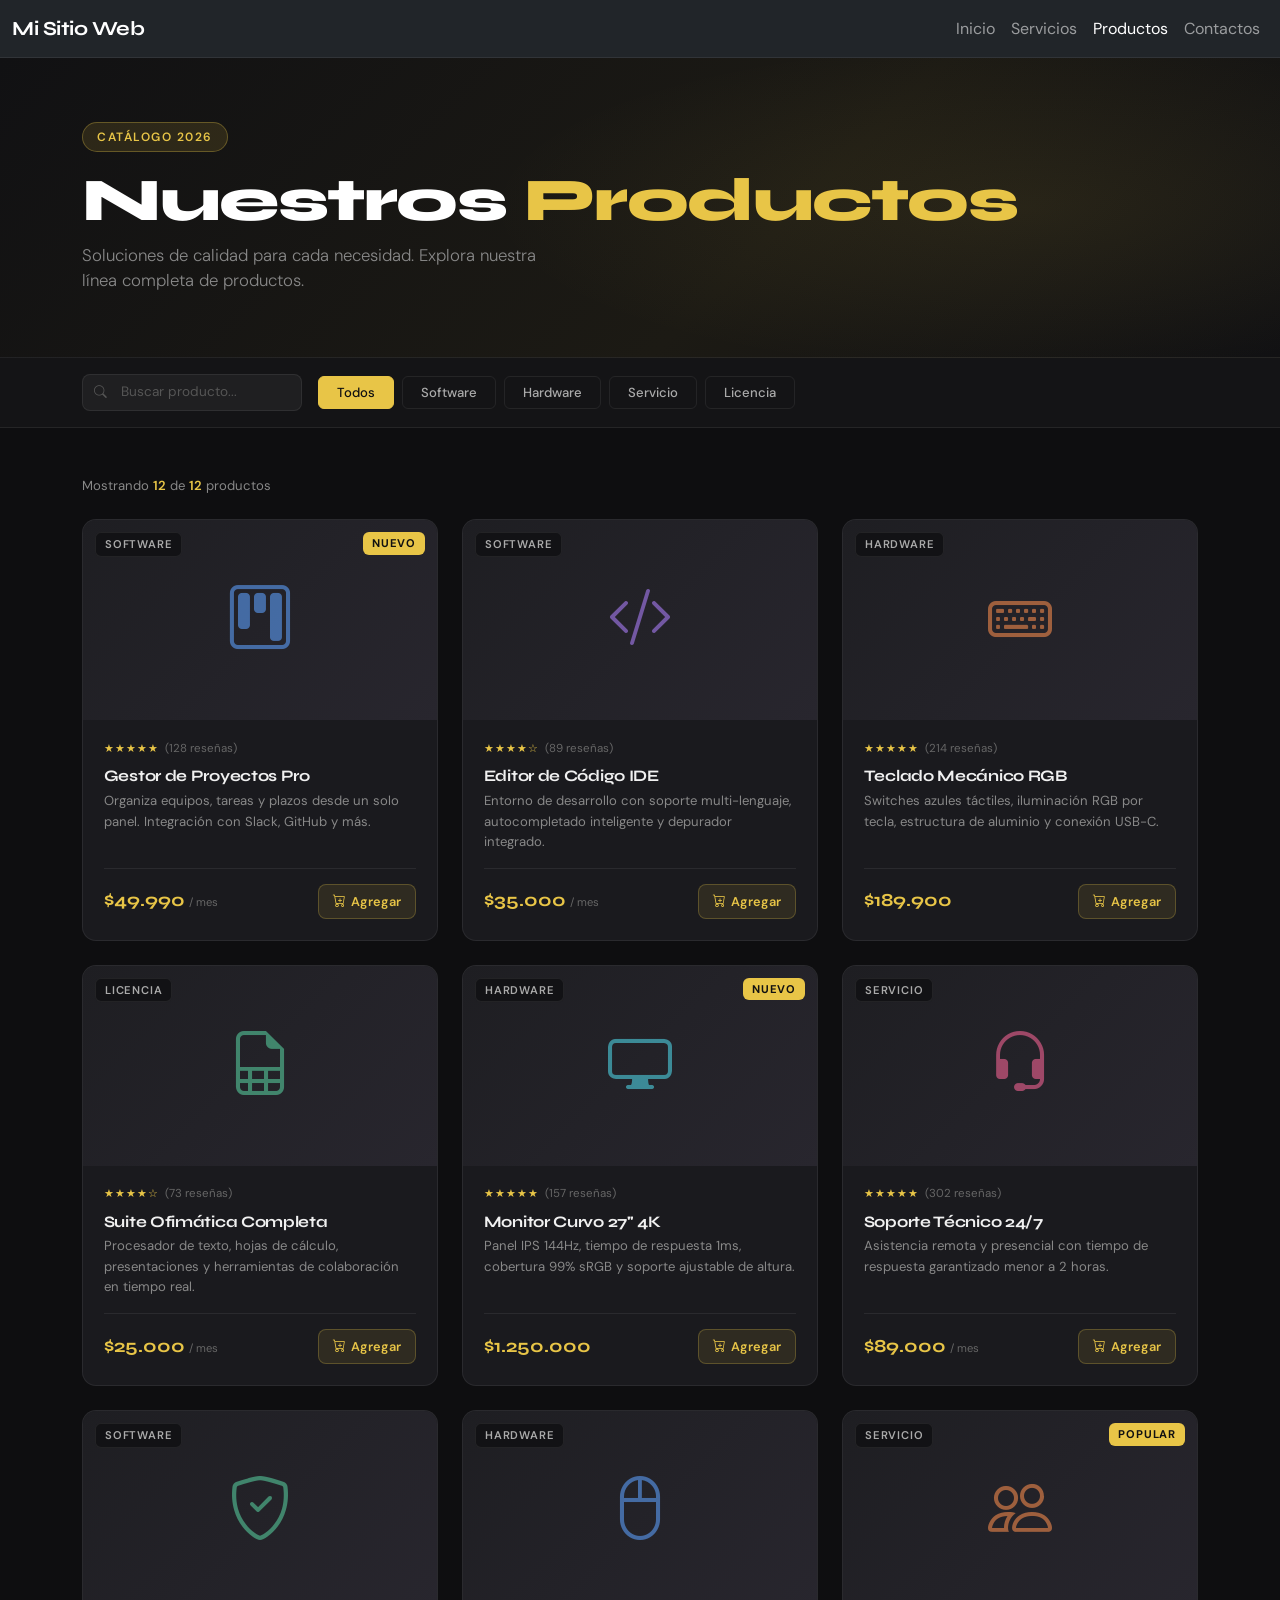
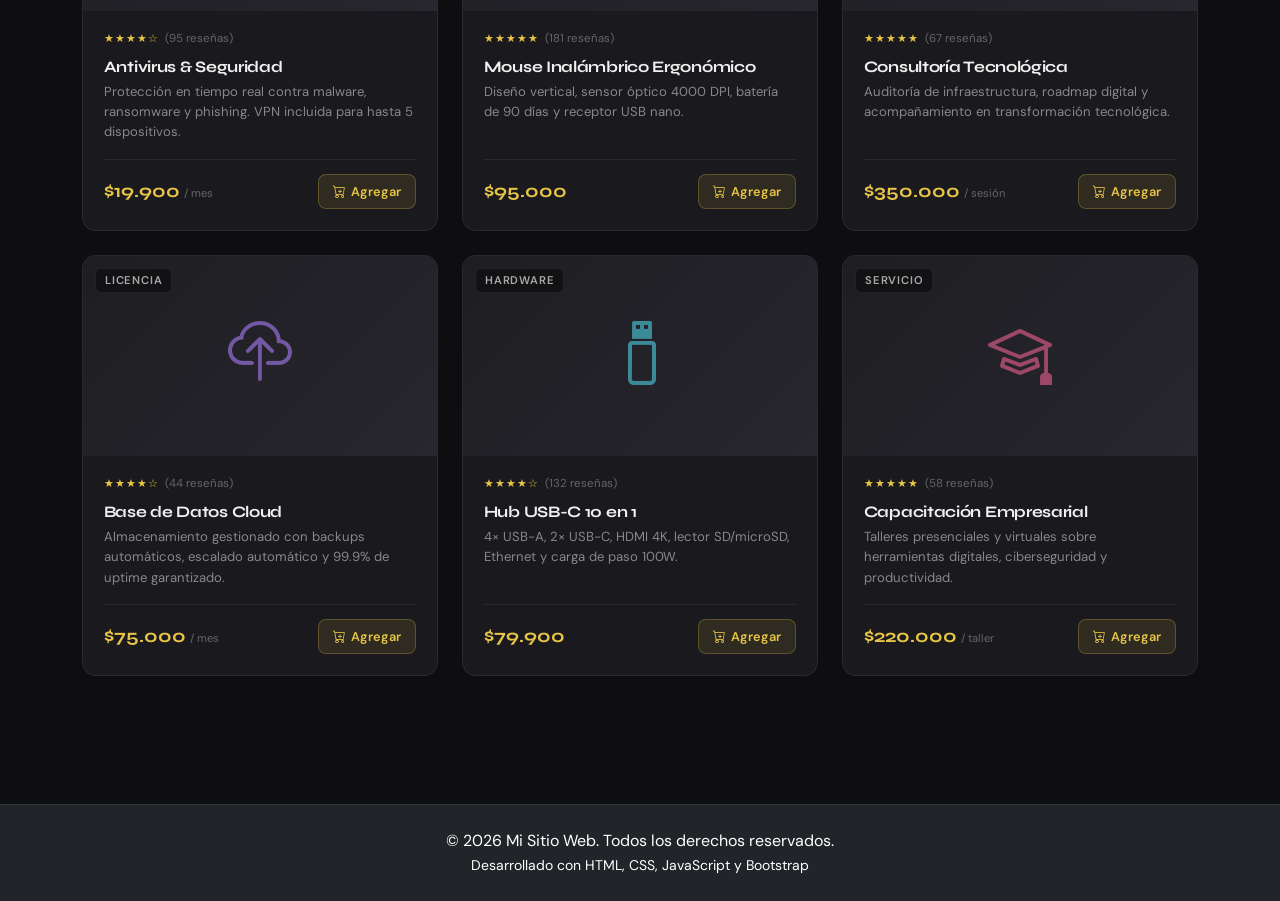
<file: public/productos.html>
<!DOCTYPE html>
<html lang="es">
<head>
    <meta charset="UTF-8">
    <meta name="viewport" content="width=device-width, initial-scale=1.0">
    <title>Productos - Mi Sitio Web</title>
    <!-- Bootstrap CSS -->
    <link href="https://cdn.jsdelivr.net/npm/bootstrap@5.3.0/dist/css/bootstrap.min.css" rel="stylesheet">
    <!-- Google Fonts -->
    <link href="https://fonts.googleapis.com/css2?family=Syne:wght@400;600;700;800&family=DM+Sans:ital,opsz,wght@0,9..40,300;0,9..40,400;0,9..40,500;1,9..40,300&display=swap" rel="stylesheet">
    <!-- Bootstrap Icons -->
    <link href="https://cdn.jsdelivr.net/npm/bootstrap-icons@1.11.0/font/bootstrap-icons.css" rel="stylesheet">
    <style>
        :root {
            --accent: #e8c547;
            --accent-dark: #c9a82e;
            --dark: #111113;
            --card-bg: #1a1a1e;
            --border: rgba(255,255,255,0.07);
            --text-muted-custom: #888;
        }

        * { box-sizing: border-box; }

        body {
            font-family: 'DM Sans', sans-serif;
            background: #0e0e10;
            color: #e8e8e8;
            min-height: 100vh;
        }

        /* ── NAVBAR (match existing) ── */
        .navbar { border-bottom: 1px solid var(--border); }
        .navbar-brand strong { font-family: 'Syne', sans-serif; letter-spacing: -0.5px; }

        /* ── HERO STRIP ── */
        .hero-strip {
            background: linear-gradient(135deg, #111113 0%, #1c1a14 60%, #111113 100%);
            border-bottom: 1px solid var(--border);
            padding: 4rem 0 3rem;
            position: relative;
            overflow: hidden;
        }
        .hero-strip::before {
            content: '';
            position: absolute;
            inset: 0;
            background: radial-gradient(ellipse 60% 80% at 80% 50%, rgba(232,197,71,0.08) 0%, transparent 70%);
            pointer-events: none;
        }
        .hero-strip h1 {
            font-family: 'Syne', sans-serif;
            font-size: clamp(2.4rem, 5vw, 3.8rem);
            font-weight: 800;
            letter-spacing: -1.5px;
            color: #fff;
            line-height: 1.1;
        }
        .hero-strip h1 span {
            color: var(--accent);
        }
        .hero-strip p {
            color: var(--text-muted-custom);
            font-size: 1.05rem;
            max-width: 480px;
            font-weight: 300;
        }
        .badge-pill {
            display: inline-block;
            background: rgba(232,197,71,0.12);
            color: var(--accent);
            border: 1px solid rgba(232,197,71,0.3);
            border-radius: 50px;
            font-size: 0.75rem;
            font-weight: 600;
            letter-spacing: 1.5px;
            text-transform: uppercase;
            padding: 5px 14px;
            margin-bottom: 1rem;
        }

        /* ── FILTER BAR ── */
        .filter-bar {
            background: #141416;
            border-bottom: 1px solid var(--border);
            padding: 1rem 0;
            position: sticky;
            top: 56px;
            z-index: 100;
        }
        .filter-btn {
            background: transparent;
            border: 1px solid var(--border);
            color: #aaa;
            border-radius: 6px;
            padding: 6px 18px;
            font-size: 0.82rem;
            font-weight: 500;
            font-family: 'DM Sans', sans-serif;
            cursor: pointer;
            transition: all .2s;
            white-space: nowrap;
        }
        .filter-btn:hover, .filter-btn.active {
            background: var(--accent);
            color: #111;
            border-color: var(--accent);
        }
        .search-box {
            background: rgba(255,255,255,0.05);
            border: 1px solid var(--border);
            border-radius: 8px;
            padding: 7px 14px 7px 38px;
            color: #e8e8e8;
            font-size: 0.85rem;
            font-family: 'DM Sans', sans-serif;
            width: 220px;
            transition: border .2s;
        }
        .search-box:focus {
            outline: none;
            border-color: rgba(232,197,71,0.4);
            background: rgba(255,255,255,0.07);
        }
        .search-box::placeholder { color: #555; }
        .search-wrap { position: relative; }
        .search-wrap .bi-search {
            position: absolute;
            left: 12px;
            top: 50%;
            transform: translateY(-50%);
            color: #555;
            font-size: 0.8rem;
        }

        /* ── PRODUCT GRID ── */
        .products-section { padding: 3rem 0 5rem; }
        .results-count {
            font-size: 0.82rem;
            color: var(--text-muted-custom);
            margin-bottom: 1.5rem;
        }
        .results-count span { color: var(--accent); font-weight: 600; }

        /* ── PRODUCT CARD ── */
        .product-card {
            background: var(--card-bg);
            border: 1px solid var(--border);
            border-radius: 14px;
            overflow: hidden;
            transition: transform .25s, border-color .25s, box-shadow .25s;
            cursor: pointer;
            height: 100%;
            display: flex;
            flex-direction: column;
        }
        .product-card:hover {
            transform: translateY(-4px);
            border-color: rgba(232,197,71,0.25);
            box-shadow: 0 12px 40px rgba(0,0,0,0.5), 0 0 0 1px rgba(232,197,71,0.1);
        }
        .card-image {
            position: relative;
            height: 200px;
            overflow: hidden;
            background: linear-gradient(135deg, #1e1e22, #28262e);
            display: flex;
            align-items: center;
            justify-content: center;
        }
        .card-image .product-icon {
            font-size: 4rem;
            opacity: 0.6;
            transition: transform .3s, opacity .3s;
        }
        .product-card:hover .product-icon {
            transform: scale(1.12);
            opacity: 0.9;
        }
        .card-image .badge-cat {
            position: absolute;
            top: 12px;
            left: 12px;
            background: rgba(17,17,19,0.85);
            border: 1px solid var(--border);
            border-radius: 6px;
            font-size: 0.7rem;
            font-weight: 600;
            letter-spacing: .8px;
            text-transform: uppercase;
            color: #aaa;
            padding: 3px 9px;
            backdrop-filter: blur(8px);
        }
        .card-image .badge-new {
            position: absolute;
            top: 12px;
            right: 12px;
            background: var(--accent);
            color: #111;
            border-radius: 6px;
            font-size: 0.7rem;
            font-weight: 700;
            letter-spacing: .8px;
            text-transform: uppercase;
            padding: 3px 9px;
        }
        .card-body-custom {
            padding: 1.2rem 1.3rem 1.3rem;
            flex: 1;
            display: flex;
            flex-direction: column;
        }
        .card-body-custom h5 {
            font-family: 'Syne', sans-serif;
            font-weight: 700;
            font-size: 1rem;
            color: #f0f0f0;
            margin-bottom: 0.35rem;
            letter-spacing: -0.3px;
        }
        .card-body-custom p {
            font-size: 0.82rem;
            color: #888;
            line-height: 1.55;
            flex: 1;
            margin-bottom: 1rem;
        }
        .card-footer-custom {
            display: flex;
            align-items: center;
            justify-content: space-between;
            padding-top: 0.9rem;
            border-top: 1px solid var(--border);
        }
        .price {
            font-family: 'Syne', sans-serif;
            font-weight: 700;
            font-size: 1.15rem;
            color: var(--accent);
        }
        .price small {
            font-size: 0.7rem;
            color: #666;
            font-weight: 400;
            font-family: 'DM Sans', sans-serif;
        }
        .btn-add {
            background: rgba(232,197,71,0.1);
            color: var(--accent);
            border: 1px solid rgba(232,197,71,0.25);
            border-radius: 8px;
            padding: 7px 14px;
            font-size: 0.8rem;
            font-weight: 600;
            font-family: 'DM Sans', sans-serif;
            cursor: pointer;
            transition: all .2s;
            display: flex;
            align-items: center;
            gap: 5px;
        }
        .btn-add:hover {
            background: var(--accent);
            color: #111;
            border-color: var(--accent);
        }

        /* ── RATING STARS ── */
        .stars { color: var(--accent); font-size: 0.7rem; letter-spacing: 1px; }
        .rating-wrap { display: flex; align-items: center; gap: 6px; margin-bottom: 0.6rem; }
        .rating-count { font-size: 0.72rem; color: #666; }

        /* ── EMPTY STATE ── */
        .empty-state {
            text-align: center;
            padding: 5rem 1rem;
            display: none;
        }
        .empty-state .bi { font-size: 3rem; color: #333; margin-bottom: 1rem; }
        .empty-state h5 { color: #555; font-family: 'Syne', sans-serif; }

        /* ── FOOTER ── */
        footer { border-top: 1px solid var(--border); }

        /* ── ANIMATIONS ── */
        .product-card {
            animation: fadeUp .4s ease both;
        }
        @keyframes fadeUp {
            from { opacity: 0; transform: translateY(18px); }
            to   { opacity: 1; transform: translateY(0); }
        }

        /* stagger via JS will add --i */
        .product-card { animation-delay: calc(var(--i, 0) * 60ms); }

        /* ── ICON TINTS ── */
        .tint-blue .product-icon   { color: #5b9cf6; }
        .tint-green .product-icon  { color: #55c79a; }
        .tint-orange .product-icon { color: #f0894c; }
        .tint-purple .product-icon { color: #a87cf5; }
        .tint-pink .product-icon   { color: #f06292; }
        .tint-cyan .product-icon   { color: #4dd0e1; }

        /* ── RESPONSIVE ── */
        @media (max-width: 576px) {
            .hero-strip { padding: 2.5rem 0 2rem; }
            .filter-bar .d-flex { flex-wrap: wrap; gap: 6px !important; }
            .search-box { width: 100%; }
        }
    </style>
</head>
<body>

    <!-- Navegación -->
    <nav class="navbar navbar-expand-lg navbar-dark bg-dark sticky-top">
        <div class="container-fluid">
            <a class="navbar-brand" href="../index.html">
                <strong>Mi Sitio Web</strong>
            </a>
            <button class="navbar-toggler" type="button" data-bs-toggle="collapse"
                    data-bs-target="#navbarNav" aria-controls="navbarNav"
                    aria-expanded="false" aria-label="Toggle navigation">
                <span class="navbar-toggler-icon"></span>
            </button>
            <div class="collapse navbar-collapse" id="navbarNav">
                <ul class="navbar-nav ms-auto">
                    <li class="nav-item">
                        <a class="nav-link" href="../index.html">Inicio</a>
                    </li>
                    <li class="nav-item">
                        <a class="nav-link" href="servicios.html">Servicios</a>
                    </li>
                    <li class="nav-item">
                        <a class="nav-link active" aria-current="page" href="productos.html">Productos</a>
                    </li>
                    <li class="nav-item">
                        <a class="nav-link" href="contactos.html">Contactos</a>
                    </li>
                </ul>
            </div>
        </div>
    </nav>

    <!-- Hero Strip -->
    <section class="hero-strip">
        <div class="container">
            <div class="badge-pill">Catálogo 2026</div>
            <h1>Nuestros <span>Productos</span></h1>
            <p>Soluciones de calidad para cada necesidad. Explora nuestra línea completa de productos.</p>
        </div>
    </section>

    <!-- Filter Bar -->
    <div class="filter-bar">
        <div class="container">
            <div class="d-flex align-items-center gap-2 flex-wrap">
                <div class="search-wrap me-2">
                    <i class="bi bi-search"></i>
                    <input type="text" class="search-box" id="searchInput" placeholder="Buscar producto...">
                </div>
                <button class="filter-btn active" data-filter="todos">Todos</button>
                <button class="filter-btn" data-filter="software">Software</button>
                <button class="filter-btn" data-filter="hardware">Hardware</button>
                <button class="filter-btn" data-filter="servicio">Servicio</button>
                <button class="filter-btn" data-filter="licencia">Licencia</button>
            </div>
        </div>
    </div>

    <!-- Products Section -->
    <main>
        <section class="products-section">
            <div class="container">
                <p class="results-count">Mostrando <span id="countShown">12</span> de <span id="countTotal">12</span> productos</p>

                <div class="row g-4" id="productsGrid">

                    <!-- Card 1 -->
                    <div class="col-12 col-sm-6 col-lg-4" data-cat="software" data-name="gestor de proyectos">
                        <div class="product-card tint-blue" style="--i:0">
                            <div class="card-image">
                                <i class="bi bi-kanban product-icon"></i>
                                <span class="badge-cat">Software</span>
                                <span class="badge-new">Nuevo</span>
                            </div>
                            <div class="card-body-custom">
                                <div class="rating-wrap">
                                    <span class="stars">★★★★★</span>
                                    <span class="rating-count">(128 reseñas)</span>
                                </div>
                                <h5>Gestor de Proyectos Pro</h5>
                                <p>Organiza equipos, tareas y plazos desde un solo panel. Integración con Slack, GitHub y más.</p>
                                <div class="card-footer-custom">
                                    <div class="price">$49.990 <small>/ mes</small></div>
                                    <button class="btn-add"><i class="bi bi-cart-plus"></i> Agregar</button>
                                </div>
                            </div>
                        </div>
                    </div>

                    <!-- Card 2 -->
                    <div class="col-12 col-sm-6 col-lg-4" data-cat="software" data-name="editor de código">
                        <div class="product-card tint-purple" style="--i:1">
                            <div class="card-image">
                                <i class="bi bi-code-slash product-icon"></i>
                                <span class="badge-cat">Software</span>
                            </div>
                            <div class="card-body-custom">
                                <div class="rating-wrap">
                                    <span class="stars">★★★★☆</span>
                                    <span class="rating-count">(89 reseñas)</span>
                                </div>
                                <h5>Editor de Código IDE</h5>
                                <p>Entorno de desarrollo con soporte multi-lenguaje, autocompletado inteligente y depurador integrado.</p>
                                <div class="card-footer-custom">
                                    <div class="price">$35.000 <small>/ mes</small></div>
                                    <button class="btn-add"><i class="bi bi-cart-plus"></i> Agregar</button>
                                </div>
                            </div>
                        </div>
                    </div>

                    <!-- Card 3 -->
                    <div class="col-12 col-sm-6 col-lg-4" data-cat="hardware" data-name="teclado mecánico">
                        <div class="product-card tint-orange" style="--i:2">
                            <div class="card-image">
                                <i class="bi bi-keyboard product-icon"></i>
                                <span class="badge-cat">Hardware</span>
                            </div>
                            <div class="card-body-custom">
                                <div class="rating-wrap">
                                    <span class="stars">★★★★★</span>
                                    <span class="rating-count">(214 reseñas)</span>
                                </div>
                                <h5>Teclado Mecánico RGB</h5>
                                <p>Switches azules táctiles, iluminación RGB por tecla, estructura de aluminio y conexión USB-C.</p>
                                <div class="card-footer-custom">
                                    <div class="price">$189.900</div>
                                    <button class="btn-add"><i class="bi bi-cart-plus"></i> Agregar</button>
                                </div>
                            </div>
                        </div>
                    </div>

                    <!-- Card 4 -->
                    <div class="col-12 col-sm-6 col-lg-4" data-cat="licencia" data-name="suite ofimática">
                        <div class="product-card tint-green" style="--i:3">
                            <div class="card-image">
                                <i class="bi bi-file-earmark-spreadsheet product-icon"></i>
                                <span class="badge-cat">Licencia</span>
                            </div>
                            <div class="card-body-custom">
                                <div class="rating-wrap">
                                    <span class="stars">★★★★☆</span>
                                    <span class="rating-count">(73 reseñas)</span>
                                </div>
                                <h5>Suite Ofimática Completa</h5>
                                <p>Procesador de texto, hojas de cálculo, presentaciones y herramientas de colaboración en tiempo real.</p>
                                <div class="card-footer-custom">
                                    <div class="price">$25.000 <small>/ mes</small></div>
                                    <button class="btn-add"><i class="bi bi-cart-plus"></i> Agregar</button>
                                </div>
                            </div>
                        </div>
                    </div>

                    <!-- Card 5 -->
                    <div class="col-12 col-sm-6 col-lg-4" data-cat="hardware" data-name="monitor curvo">
                        <div class="product-card tint-cyan" style="--i:4">
                            <div class="card-image">
                                <i class="bi bi-display product-icon"></i>
                                <span class="badge-cat">Hardware</span>
                                <span class="badge-new">Nuevo</span>
                            </div>
                            <div class="card-body-custom">
                                <div class="rating-wrap">
                                    <span class="stars">★★★★★</span>
                                    <span class="rating-count">(157 reseñas)</span>
                                </div>
                                <h5>Monitor Curvo 27" 4K</h5>
                                <p>Panel IPS 144Hz, tiempo de respuesta 1ms, cobertura 99% sRGB y soporte ajustable de altura.</p>
                                <div class="card-footer-custom">
                                    <div class="price">$1.250.000</div>
                                    <button class="btn-add"><i class="bi bi-cart-plus"></i> Agregar</button>
                                </div>
                            </div>
                        </div>
                    </div>

                    <!-- Card 6 -->
                    <div class="col-12 col-sm-6 col-lg-4" data-cat="servicio" data-name="soporte técnico">
                        <div class="product-card tint-pink" style="--i:5">
                            <div class="card-image">
                                <i class="bi bi-headset product-icon"></i>
                                <span class="badge-cat">Servicio</span>
                            </div>
                            <div class="card-body-custom">
                                <div class="rating-wrap">
                                    <span class="stars">★★★★★</span>
                                    <span class="rating-count">(302 reseñas)</span>
                                </div>
                                <h5>Soporte Técnico 24/7</h5>
                                <p>Asistencia remota y presencial con tiempo de respuesta garantizado menor a 2 horas.</p>
                                <div class="card-footer-custom">
                                    <div class="price">$89.000 <small>/ mes</small></div>
                                    <button class="btn-add"><i class="bi bi-cart-plus"></i> Agregar</button>
                                </div>
                            </div>
                        </div>
                    </div>

                    <!-- Card 7 -->
                    <div class="col-12 col-sm-6 col-lg-4" data-cat="software" data-name="antivirus seguridad">
                        <div class="product-card tint-green" style="--i:6">
                            <div class="card-image">
                                <i class="bi bi-shield-check product-icon"></i>
                                <span class="badge-cat">Software</span>
                            </div>
                            <div class="card-body-custom">
                                <div class="rating-wrap">
                                    <span class="stars">★★★★☆</span>
                                    <span class="rating-count">(95 reseñas)</span>
                                </div>
                                <h5>Antivirus & Seguridad</h5>
                                <p>Protección en tiempo real contra malware, ransomware y phishing. VPN incluida para hasta 5 dispositivos.</p>
                                <div class="card-footer-custom">
                                    <div class="price">$19.900 <small>/ mes</small></div>
                                    <button class="btn-add"><i class="bi bi-cart-plus"></i> Agregar</button>
                                </div>
                            </div>
                        </div>
                    </div>

                    <!-- Card 8 -->
                    <div class="col-12 col-sm-6 col-lg-4" data-cat="hardware" data-name="mouse inalámbrico ergonómico">
                        <div class="product-card tint-blue" style="--i:7">
                            <div class="card-image">
                                <i class="bi bi-mouse2 product-icon"></i>
                                <span class="badge-cat">Hardware</span>
                            </div>
                            <div class="card-body-custom">
                                <div class="rating-wrap">
                                    <span class="stars">★★★★★</span>
                                    <span class="rating-count">(181 reseñas)</span>
                                </div>
                                <h5>Mouse Inalámbrico Ergonómico</h5>
                                <p>Diseño vertical, sensor óptico 4000 DPI, batería de 90 días y receptor USB nano.</p>
                                <div class="card-footer-custom">
                                    <div class="price">$95.000</div>
                                    <button class="btn-add"><i class="bi bi-cart-plus"></i> Agregar</button>
                                </div>
                            </div>
                        </div>
                    </div>

                    <!-- Card 9 -->
                    <div class="col-12 col-sm-6 col-lg-4" data-cat="servicio" data-name="consultoría tecnológica">
                        <div class="product-card tint-orange" style="--i:8">
                            <div class="card-image">
                                <i class="bi bi-people product-icon"></i>
                                <span class="badge-cat">Servicio</span>
                                <span class="badge-new">Popular</span>
                            </div>
                            <div class="card-body-custom">
                                <div class="rating-wrap">
                                    <span class="stars">★★★★★</span>
                                    <span class="rating-count">(67 reseñas)</span>
                                </div>
                                <h5>Consultoría Tecnológica</h5>
                                <p>Auditoría de infraestructura, roadmap digital y acompañamiento en transformación tecnológica.</p>
                                <div class="card-footer-custom">
                                    <div class="price">$350.000 <small>/ sesión</small></div>
                                    <button class="btn-add"><i class="bi bi-cart-plus"></i> Agregar</button>
                                </div>
                            </div>
                        </div>
                    </div>

                    <!-- Card 10 -->
                    <div class="col-12 col-sm-6 col-lg-4" data-cat="licencia" data-name="base de datos cloud">
                        <div class="product-card tint-purple" style="--i:9">
                            <div class="card-image">
                                <i class="bi bi-cloud-upload product-icon"></i>
                                <span class="badge-cat">Licencia</span>
                            </div>
                            <div class="card-body-custom">
                                <div class="rating-wrap">
                                    <span class="stars">★★★★☆</span>
                                    <span class="rating-count">(44 reseñas)</span>
                                </div>
                                <h5>Base de Datos Cloud</h5>
                                <p>Almacenamiento gestionado con backups automáticos, escalado automático y 99.9% de uptime garantizado.</p>
                                <div class="card-footer-custom">
                                    <div class="price">$75.000 <small>/ mes</small></div>
                                    <button class="btn-add"><i class="bi bi-cart-plus"></i> Agregar</button>
                                </div>
                            </div>
                        </div>
                    </div>

                    <!-- Card 11 -->
                    <div class="col-12 col-sm-6 col-lg-4" data-cat="hardware" data-name="hub usb concentrador puertos">
                        <div class="product-card tint-cyan" style="--i:10">
                            <div class="card-image">
                                <i class="bi bi-usb-drive product-icon"></i>
                                <span class="badge-cat">Hardware</span>
                            </div>
                            <div class="card-body-custom">
                                <div class="rating-wrap">
                                    <span class="stars">★★★★☆</span>
                                    <span class="rating-count">(132 reseñas)</span>
                                </div>
                                <h5>Hub USB-C 10 en 1</h5>
                                <p>4× USB-A, 2× USB-C, HDMI 4K, lector SD/microSD, Ethernet y carga de paso 100W.</p>
                                <div class="card-footer-custom">
                                    <div class="price">$79.900</div>
                                    <button class="btn-add"><i class="bi bi-cart-plus"></i> Agregar</button>
                                </div>
                            </div>
                        </div>
                    </div>

                    <!-- Card 12 -->
                    <div class="col-12 col-sm-6 col-lg-4" data-cat="servicio" data-name="capacitación entrenamiento">
                        <div class="product-card tint-pink" style="--i:11">
                            <div class="card-image">
                                <i class="bi bi-mortarboard product-icon"></i>
                                <span class="badge-cat">Servicio</span>
                            </div>
                            <div class="card-body-custom">
                                <div class="rating-wrap">
                                    <span class="stars">★★★★★</span>
                                    <span class="rating-count">(58 reseñas)</span>
                                </div>
                                <h5>Capacitación Empresarial</h5>
                                <p>Talleres presenciales y virtuales sobre herramientas digitales, ciberseguridad y productividad.</p>
                                <div class="card-footer-custom">
                                    <div class="price">$220.000 <small>/ taller</small></div>
                                    <button class="btn-add"><i class="bi bi-cart-plus"></i> Agregar</button>
                                </div>
                            </div>
                        </div>
                    </div>

                </div><!-- /row -->

                <!-- Empty state -->
                <div class="empty-state" id="emptyState">
                    <i class="bi bi-search d-block"></i>
                    <h5>Sin resultados</h5>
                    <p class="text-muted" style="font-size:.85rem">Intenta con otro término o categoría.</p>
                </div>

            </div>
        </section>
    </main>

    <!-- Footer -->
    <footer class="bg-dark text-white text-center py-4 mt-5">
        <div class="container">
            <p class="mb-0">&copy; 2026 Mi Sitio Web. Todos los derechos reservados.</p>
            <small>Desarrollado con HTML, CSS, JavaScript y Bootstrap</small>
        </div>
    </footer>

    <!-- Bootstrap JS -->
    <script src="https://cdn.jsdelivr.net/npm/bootstrap@5.3.0/dist/js/bootstrap.bundle.min.js"></script>

    <script>
        const cards       = document.querySelectorAll('#productsGrid > [data-cat]');
        const filterBtns  = document.querySelectorAll('.filter-btn');
        const searchInput = document.getElementById('searchInput');
        const countShown  = document.getElementById('countShown');
        const emptyState  = document.getElementById('emptyState');

        let activeFilter = 'todos';

        function applyFilters() {
            const query = searchInput.value.toLowerCase().trim();
            let visible = 0;

            cards.forEach((col, i) => {
                const cat  = col.dataset.cat;
                const name = col.dataset.name;
                const matchCat  = activeFilter === 'todos' || cat === activeFilter;
                const matchText = !query || name.includes(query);
                const show = matchCat && matchText;

                col.style.display = show ? '' : 'none';
                if (show) {
                    col.querySelector('.product-card').style.setProperty('--i', visible);
                    visible++;
                }
            });

            countShown.textContent = visible;
            emptyState.style.display = visible === 0 ? 'block' : 'none';
        }

        filterBtns.forEach(btn => {
            btn.addEventListener('click', () => {
                filterBtns.forEach(b => b.classList.remove('active'));
                btn.classList.add('active');
                activeFilter = btn.dataset.filter;
                applyFilters();
            });
        });

        searchInput.addEventListener('input', applyFilters);

        // Cart button feedback
        document.querySelectorAll('.btn-add').forEach(btn => {
            btn.addEventListener('click', e => {
                e.stopPropagation();
                btn.innerHTML = '<i class="bi bi-check-lg"></i> Listo';
                btn.style.background = 'rgba(85,199,154,0.15)';
                btn.style.color = '#55c79a';
                btn.style.borderColor = 'rgba(85,199,154,0.3)';
                setTimeout(() => {
                    btn.innerHTML = '<i class="bi bi-cart-plus"></i> Agregar';
                    btn.style = '';
                }, 1800);
            });
        });

        // Init count
        countShown.textContent = cards.length;
        document.getElementById('countTotal').textContent = cards.length;
    </script>
</body>
</html>
</file>
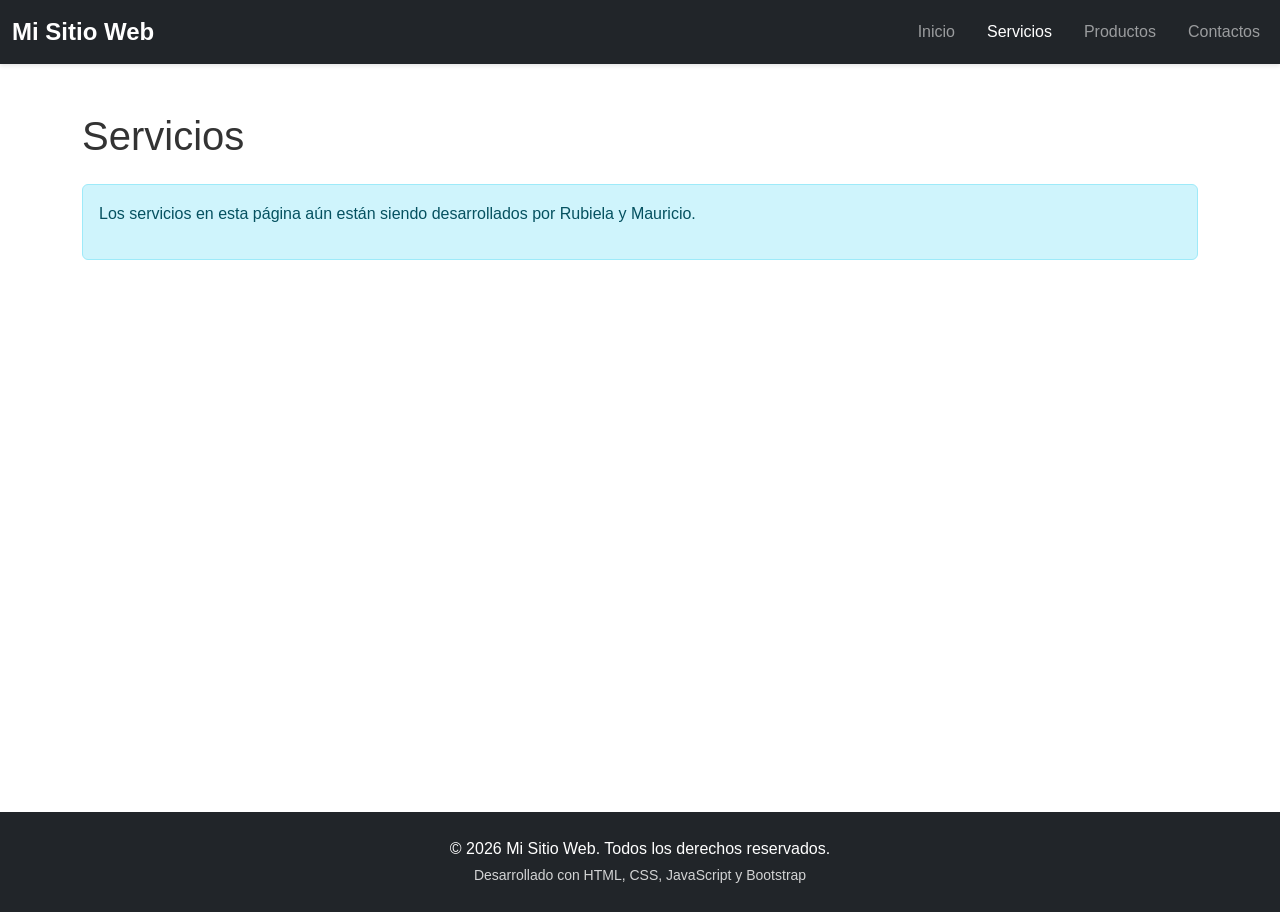
<file: public/servicios.html>
<!DOCTYPE html>
<html lang="es">
<head>
    <meta charset="UTF-8">
    <meta name="viewport" content="width=device-width, initial-scale=1.0">
    <title>Servicios - Mi Sitio Web</title>
    <!-- Bootstrap CSS -->
    <link href="https://cdn.jsdelivr.net/npm/bootstrap@5.3.0/dist/css/bootstrap.min.css" rel="stylesheet">
    <!-- Custom CSS -->
    <link rel="stylesheet" href="../src/styles/style.css">
</head>
<body>
    <!-- Navegación -->
    <nav class="navbar navbar-expand-lg navbar-dark bg-dark sticky-top">
        <div class="container-fluid">
            <a class="navbar-brand" href="../index.html">
                <strong>Mi Sitio Web</strong>
            </a>
            <button class="navbar-toggler" type="button" data-bs-toggle="collapse" data-bs-target="#navbarNav" aria-controls="navbarNav" aria-expanded="false" aria-label="Toggle navigation">
                <span class="navbar-toggler-icon"></span>
            </button>
            <div class="collapse navbar-collapse" id="navbarNav">
                <ul class="navbar-nav ms-auto">
                    <li class="nav-item">
                        <a class="nav-link" href="../index.html">Inicio</a>
                    </li>
                    <li class="nav-item">
                        <a class="nav-link active" aria-current="page" href="servicios.html">Servicios</a>
                    </li>
                    <li class="nav-item">
                        <a class="nav-link" href="productos.html">Productos</a>
                    </li>
                    <li class="nav-item">
                        <a class="nav-link" href="contactos.html">Contactos</a>
                    </li>
                </ul>
            </div>
        </div>
    </nav>

    <!-- Contenido Principal -->
    <main>
        <section class="py-5">
            <div class="container">
                <h1 class="mb-4">Servicios</h1>
                <div class="alert alert-info" role="alert">
                    <p>Los servicios en esta página aún están siendo desarrollados por Rubiela y Mauricio.</p>
                </div>
            </div>
        </section>
    </main>

    <!-- Footer -->
    <footer class="bg-dark text-white text-center py-4 mt-5">
        <div class="container">
            <p class="mb-0">&copy; 2026 Mi Sitio Web. Todos los derechos reservados.</p>
            <small>Desarrollado con HTML, CSS, JavaScript y Bootstrap</small>
        </div>
    </footer>

    <!-- Bootstrap JS -->
    <script src="https://cdn.jsdelivr.net/npm/bootstrap@5.3.0/dist/js/bootstrap.bundle.min.js"></script>
    <!-- Custom JS -->
    <script src="../src/scripts/script.js"></script>
</body>
</html>
</file>
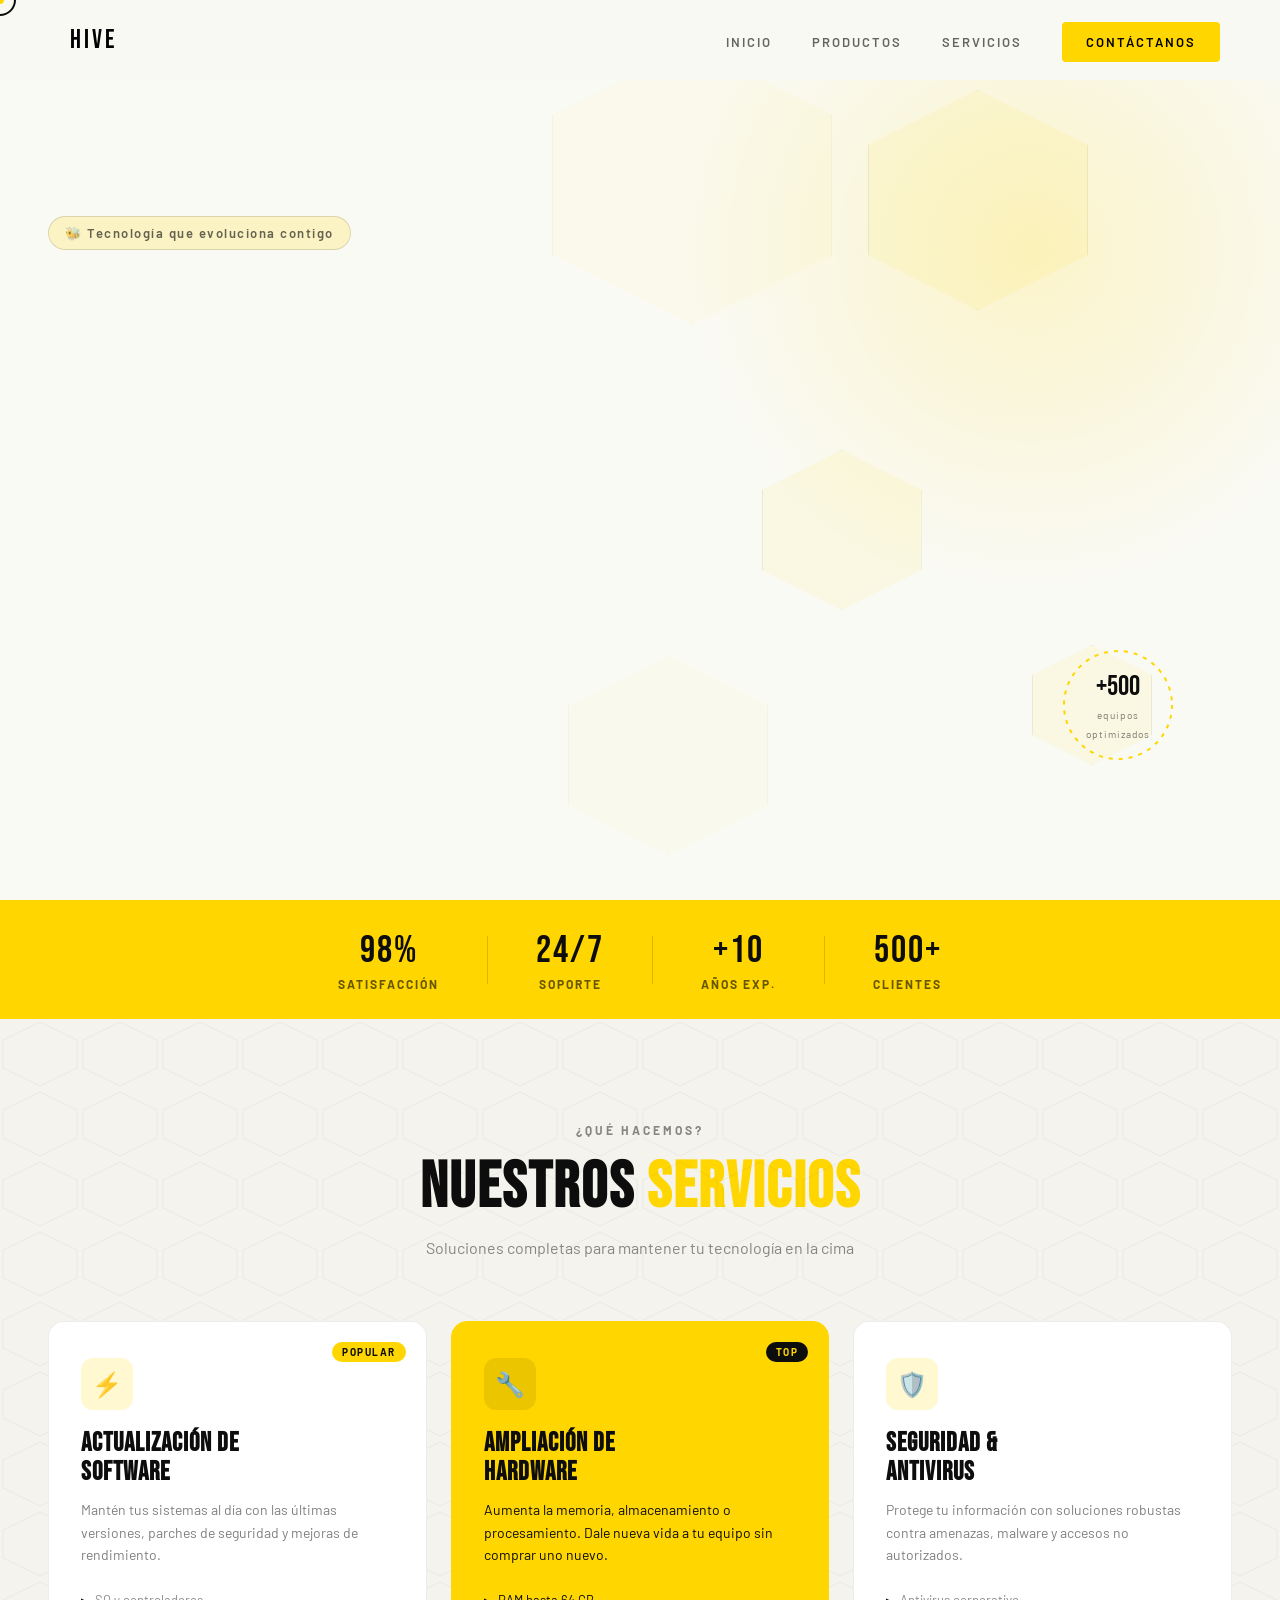
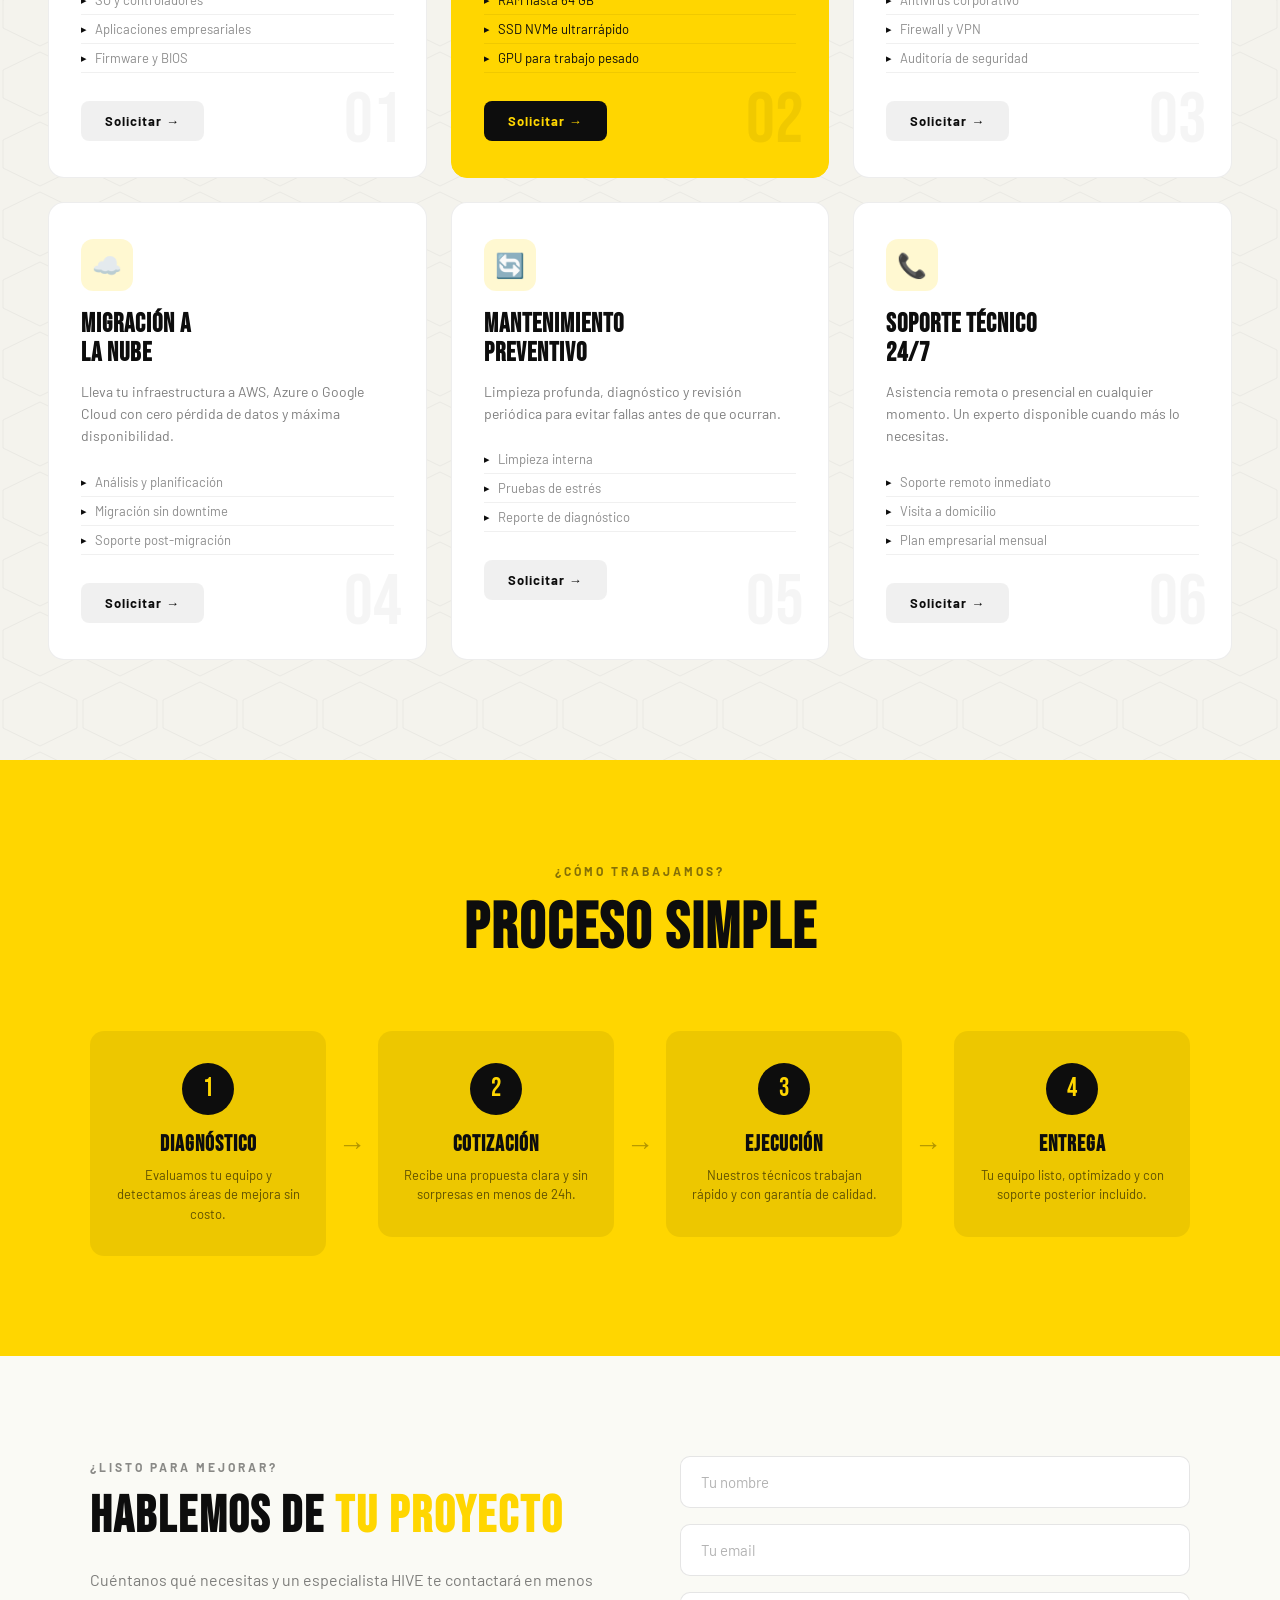
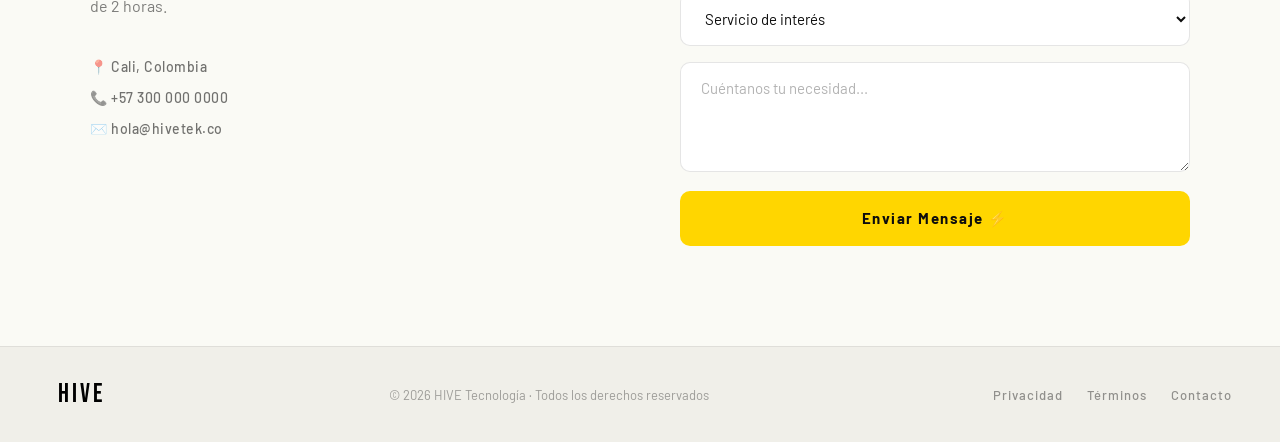
<file: src/public/servicios.html>
<!DOCTYPE html>
<html lang="es">
<head>
  <meta charset="UTF-8" />
  <meta name="viewport" content="width=device-width, initial-scale=1.0"/>
  <title>HIVE – Servicios Tecnológicos</title>
  <link rel="stylesheet" href="/src/styles/style_ser.css" />
  <link href="https://fonts.googleapis.com/css2?family=Bebas+Neue&family=Barlow:wght@400;500;600;700&display=swap" rel="stylesheet"/>
</head>
<body>

   <!-- CURSOR PERSONALIZADO -->
  <div class="cursor" id="cursor"></div>
  <div class="cursor-follower" id="cursorFollower"></div>

  <!-- NAVBAR -->
  <nav class="navbar">
    <div class="nav-logo">
      <svg class="logo-icon" viewBox="0 0 48 48" xmlns="http://www.w3.org/2000/svg">
        <!-- Diaper / Pañal SVG icon -->
        <rect x="4" y="14" width="40" height="22" rx="8" fill="#FFD600" stroke="#111" stroke-width="2"/>
        <ellipse cx="24" cy="25" rx="10" ry="7" fill="#fff" stroke="#111" stroke-width="1.5"/>
        <path d="M4 22 Q14 30 24 25 Q34 20 44 22" stroke="#111" stroke-width="1.5" fill="none"/>
        <path d="M4 28 Q14 22 24 25 Q34 28 44 28" stroke="#111" stroke-width="1.5" fill="none"/>
        <circle cx="12" cy="25" r="3" fill="#111"/>
        <circle cx="36" cy="25" r="3" fill="#111"/>
        <rect x="10" y="18" width="6" height="3" rx="1.5" fill="#111" opacity="0.3"/>
        <rect x="32" y="18" width="6" height="3" rx="1.5" fill="#111" opacity="0.3"/>
      </svg>
      <span class="logo-text">HIVE</span>
    </div>
   <nav class="navbar">
  
  <!-- LOGO -->
  <div class="nav-logo">
    <svg class="logo-icon" viewBox="0 0 40 40" xmlns="http://www.w3.org/2000/svg">
      <polygon points="20,2 36,11 36,29 20,38 4,29 4,11" fill="#FFD600" stroke="#000" stroke-width="1.5"/>
      <polygon points="20,9 29,14 29,26 20,31 11,26 11,14" fill="#000"/>
    </svg>
    <span class="logo-text">HIVE</span>
  </div>

  <!-- MENÚ -->
  <ul class="nav-links">
    <li><a href="/index.html">INICIO</a></li>
    <li><a href="/src/public/productos.html">PRODUCTOS</a></li>
    <li><a href="/src/public/servicios.html">SERVICIOS</a></li>
    <li>
      <a href="/src/public/contactos.html" class="btn-contact">
        CONTÁCTANOS
      </a>
    </li>
  </ul>

</nav>
    <button class="hamburger" id="hamburger" aria-label="Menú">&#9776;</button>
  </nav>

  <!-- MOBILE MENU -->
  <div class="mobile-menu" id="mobileMenu">
     <li><a href="/index.html">Inicio</a></li>
      <li><a href="/src/public/productos.html">Productos</a></li>
      <li><a href="/src/public/servicios.html">Servicios</a></li>
      <li><a href="/src/public/contactos.html" class="nav-cta">Contáctanos</a></li>
  </div>

  <!-- HERO -->
  <section class="hero">
    <div class="hero-hexagons">
      <div class="hex h1"></div>
      <div class="hex h2"></div>
      <div class="hex h3"></div>
      <div class="hex h4"></div>
      <div class="hex h5"></div>
    </div>
    <div class="hero-content">
      <span class="hero-tag">🐝 Tecnología que evoluciona contigo</span>
      <h1>SERVICIOS<br/><span class="accent">TECH</span> QUE<br/>TRANSFORMAN</h1>
      <p>Actualizaciones, ampliaciones, soporte y más. Tu equipo siempre al máximo rendimiento.</p>
      <div class="hero-btns">
        <a href="#servicios" class="btn-primary">Ver Servicios</a>
        <a href="#contacto" class="btn-secondary">Cotizar ahora →</a>
      </div>
    </div>
    <div class="hero-badge">
      <svg viewBox="0 0 120 120" class="badge-ring">
        <circle cx="60" cy="60" r="54" fill="none" stroke="#FFD600" stroke-width="2" stroke-dasharray="4 6"/>
      </svg>
      <div class="badge-center">
        <span class="badge-num">+500</span>
        <span class="badge-label">equipos<br/>optimizados</span>
      </div>
    </div>
  </section>

  <!-- STATS BAR -->
  <div class="stats-bar">
    <div class="stat"><span class="stat-n">98%</span><span>Satisfacción</span></div>
    <div class="stat-divider"></div>
    <div class="stat"><span class="stat-n">24/7</span><span>Soporte</span></div>
    <div class="stat-divider"></div>
    <div class="stat"><span class="stat-n">+10</span><span>Años exp.</span></div>
    <div class="stat-divider"></div>
    <div class="stat"><span class="stat-n">500+</span><span>Clientes</span></div>
  </div>

  <!-- SERVICIOS -->
  <section class="servicios" id="servicios">
    <div class="section-header">
      <span class="section-tag">¿Qué hacemos?</span>
      <h2>NUESTROS <span class="accent">SERVICIOS</span></h2>
      <p>Soluciones completas para mantener tu tecnología en la cima</p>
    </div>

    <div class="services-grid">

      <div class="service-card" data-index="01">
        <div class="card-icon">⚡</div>
        <div class="card-badge">Popular</div>
        <h3>Actualización de<br/>Software</h3>
        <p>Mantén tus sistemas al día con las últimas versiones, parches de seguridad y mejoras de rendimiento.</p>
        <ul class="card-list">
          <li>SO y controladores</li>
          <li>Aplicaciones empresariales</li>
          <li>Firmware y BIOS</li>
        </ul>
        <a href="#contacto" class="card-btn">Solicitar →</a>
        <div class="card-number">01</div>
      </div>

      <div class="service-card featured" data-index="02">
        <div class="card-icon">🔧</div>
        <div class="card-badge">Top</div>
        <h3>Ampliación de<br/>Hardware</h3>
        <p>Aumenta la memoria, almacenamiento o procesamiento. Dale nueva vida a tu equipo sin comprar uno nuevo.</p>
        <ul class="card-list">
          <li>RAM hasta 64 GB</li>
          <li>SSD NVMe ultrarrápido</li>
          <li>GPU para trabajo pesado</li>
        </ul>
        <a href="#contacto" class="card-btn">Solicitar →</a>
        <div class="card-number">02</div>
      </div>

      <div class="service-card" data-index="03">
        <div class="card-icon">🛡️</div>
        <h3>Seguridad &<br/>Antivirus</h3>
        <p>Protege tu información con soluciones robustas contra amenazas, malware y accesos no autorizados.</p>
        <ul class="card-list">
          <li>Antivirus corporativo</li>
          <li>Firewall y VPN</li>
          <li>Auditoría de seguridad</li>
        </ul>
        <a href="#contacto" class="card-btn">Solicitar →</a>
        <div class="card-number">03</div>
      </div>

      <div class="service-card" data-index="04">
        <div class="card-icon">☁️</div>
        <h3>Migración a<br/>la Nube</h3>
        <p>Lleva tu infraestructura a AWS, Azure o Google Cloud con cero pérdida de datos y máxima disponibilidad.</p>
        <ul class="card-list">
          <li>Análisis y planificación</li>
          <li>Migración sin downtime</li>
          <li>Soporte post-migración</li>
        </ul>
        <a href="#contacto" class="card-btn">Solicitar →</a>
        <div class="card-number">04</div>
      </div>

      <div class="service-card" data-index="05">
        <div class="card-icon">🔄</div>
        <h3>Mantenimiento<br/>Preventivo</h3>
        <p>Limpieza profunda, diagnóstico y revisión periódica para evitar fallas antes de que ocurran.</p>
        <ul class="card-list">
          <li>Limpieza interna</li>
          <li>Pruebas de estrés</li>
          <li>Reporte de diagnóstico</li>
        </ul>
        <a href="#contacto" class="card-btn">Solicitar →</a>
        <div class="card-number">05</div>
      </div>

      <div class="service-card" data-index="06">
        <div class="card-icon">📞</div>
        <h3>Soporte Técnico<br/>24/7</h3>
        <p>Asistencia remota o presencial en cualquier momento. Un experto disponible cuando más lo necesitas.</p>
        <ul class="card-list">
          <li>Soporte remoto inmediato</li>
          <li>Visita a domicilio</li>
          <li>Plan empresarial mensual</li>
        </ul>
        <a href="#contacto" class="card-btn">Solicitar →</a>
        <div class="card-number">06</div>
      </div>

    </div>
  </section>

  <!-- PROCESO -->
  <section class="proceso">
    <div class="section-header light">
      <span class="section-tag dark">¿Cómo trabajamos?</span>
      <h2>PROCESO <span class="accent-dark">SIMPLE</span></h2>
    </div>
    <div class="steps">
      <div class="step">
        <div class="step-num">1</div>
        <h4>Diagnóstico</h4>
        <p>Evaluamos tu equipo y detectamos áreas de mejora sin costo.</p>
      </div>
      <div class="step-arrow">→</div>
      <div class="step">
        <div class="step-num">2</div>
        <h4>Cotización</h4>
        <p>Recibe una propuesta clara y sin sorpresas en menos de 24h.</p>
      </div>
      <div class="step-arrow">→</div>
      <div class="step">
        <div class="step-num">3</div>
        <h4>Ejecución</h4>
        <p>Nuestros técnicos trabajan rápido y con garantía de calidad.</p>
      </div>
      <div class="step-arrow">→</div>
      <div class="step">
        <div class="step-num">4</div>
        <h4>Entrega</h4>
        <p>Tu equipo listo, optimizado y con soporte posterior incluido.</p>
      </div>
    </div>
  </section>

  <!-- CONTACTO -->
  <section class="contacto" id="contacto">
    <div class="contacto-inner">
      <div class="contacto-text">
        <span class="section-tag">¿Listo para mejorar?</span>
        <h2>HABLEMOS DE <span class="accent">TU PROYECTO</span></h2>
        <p>Cuéntanos qué necesitas y un especialista HIVE te contactará en menos de 2 horas.</p>
        <div class="contacto-info">
          <div class="info-item">📍 Cali, Colombia</div>
          <div class="info-item">📞 +57 300 000 0000</div>
          <div class="info-item">✉️ hola@hivetek.co</div>
        </div>
      </div>
      <form class="contacto-form" onsubmit="handleSubmit(event)">
        <div class="form-group">
          <input type="text" placeholder="Tu nombre" required />
        </div>
        <div class="form-group">
          <input type="email" placeholder="Tu email" required />
        </div>
        <div class="form-group">
          <select required>
            <option value="" disabled selected>Servicio de interés</option>
            <option>Actualización de Software</option>
            <option>Ampliación de Hardware</option>
            <option>Seguridad & Antivirus</option>
            <option>Migración a la Nube</option>
            <option>Mantenimiento Preventivo</option>
            <option>Soporte Técnico 24/7</option>
          </select>
        </div>
        <div class="form-group">
          <textarea placeholder="Cuéntanos tu necesidad..." rows="4"></textarea>
        </div>
        <button type="submit" class="btn-submit">Enviar Mensaje ⚡</button>
        <p class="form-success" id="formSuccess">✅ ¡Mensaje enviado! Te contactamos pronto.</p>
      </form>
    </div>
  </section>

  <!-- FOOTER -->
  <footer class="footer">
    <div class="footer-inner">
      <div class="footer-logo">
        <svg class="logo-icon small" viewBox="0 0 48 48" xmlns="http://www.w3.org/2000/svg">
          <rect x="4" y="14" width="40" height="22" rx="8" fill="#FFD600" stroke="#111" stroke-width="2"/>
          <ellipse cx="24" cy="25" rx="10" ry="7" fill="#fff" stroke="#111" stroke-width="1.5"/>
          <path d="M4 22 Q14 30 24 25 Q34 20 44 22" stroke="#111" stroke-width="1.5" fill="none"/>
          <path d="M4 28 Q14 22 24 25 Q34 28 44 28" stroke="#111" stroke-width="1.5" fill="none"/>
          <circle cx="12" cy="25" r="3" fill="#111"/>
          <circle cx="36" cy="25" r="3" fill="#111"/>
        </svg>
        <span class="logo-text">HIVE</span>
      </div>
      <p class="footer-copy">© 2026 HIVE Tecnología · Todos los derechos reservados</p>
      <div class="footer-links">
        <a href="#">Privacidad</a>
        <a href="#">Términos</a>
        <a href="#contacto">Contacto</a>
      </div>
    </div>
  </footer>

  <script>

        // ─── CURSOR ──────────────────────────────
    const cursor = document.getElementById('cursor');
    const follower = document.getElementById('cursorFollower');
    let mx = 0, my = 0, fx = 0, fy = 0;
    document.addEventListener('mousemove', e => { mx = e.clientX; my = e.clientY; cursor.style.left = mx + 'px'; cursor.style.top = my + 'px'; });
    function animFollower() { fx += (mx - fx) * 0.12; fy += (my - fy) * 0.12; follower.style.left = fx + 'px'; follower.style.top = fy + 'px'; requestAnimationFrame(animFollower); }
    animFollower();
    document.querySelectorAll('a, button, .card, .p-item').forEach(el => {
      el.addEventListener('mouseenter', () => { cursor.classList.add('hover'); follower.classList.add('hover'); });
      el.addEventListener('mouseleave', () => { cursor.classList.remove('hover'); follower.classList.remove('hover'); });
    });

    // Hamburger
    const hamburger = document.getElementById('hamburger');
    const mobileMenu = document.getElementById('mobileMenu');
    hamburger.addEventListener('click', () => {
      mobileMenu.classList.toggle('open');
    });

    // Form submit
    function handleSubmit(e) {
      e.preventDefault();
      document.getElementById('formSuccess').style.display = 'block';
      e.target.reset();
      setTimeout(() => {
        document.getElementById('formSuccess').style.display = 'none';
      }, 4000);
    }

    // Card hover tilt
    document.querySelectorAll('.service-card').forEach(card => {
      card.addEventListener('mousemove', e => {
        const rect = card.getBoundingClientRect();
        const x = e.clientX - rect.left - rect.width / 2;
        const y = e.clientY - rect.top - rect.height / 2;
        card.style.transform = `perspective(600px) rotateY(${x / 30}deg) rotateX(${-y / 30}deg) translateY(-6px)`;
      });
      card.addEventListener('mouseleave', () => {
        card.style.transform = '';
      });
    });

    // Intersection Observer for animations
    const observer = new IntersectionObserver((entries) => {
      entries.forEach(e => {
        if (e.isIntersecting) e.target.classList.add('visible');
      });
    }, { threshold: 0.1 });

    document.querySelectorAll('.service-card, .step, .stat').forEach(el => observer.observe(el));
  </script>
</body>
</html>
</file>
<file: src/styles/style_lan.css>
/* ══════════════════════════════════════════
   HIVE STUDIO — Landing Page Styles
   Paleta: Blanco · Negro · Amarillo Panal
   ══════════════════════════════════════════ */

/* ─── VARIABLES ─────────────────────────── */
:root {
  --yellow: #FFD700;
  --yellow-dark: #e6c200;
  --black: #0a0a0a;
  --white: #ffffff;
  --gray: #f5f5f5;
  --gray-mid: #d0d0d0;
  --gray-dark: #555;
  --font-display: 'Bebas Neue', sans-serif;
  --font-body: 'DM Sans', sans-serif;
  --transition: cubic-bezier(0.25, 0.46, 0.45, 0.94);
}

/* ─── RESET & BASE ───────────────────────── */
*, *::before, *::after { box-sizing: border-box; margin: 0; padding: 0; }
html { scroll-behavior: smooth; }
body {
  font-family: var(--font-body);
  background: var(--white);
  color: var(--black);
  overflow-x: hidden;
  cursor: none;
}
a { text-decoration: none; color: inherit; }
ul { list-style: none; }
img { display: block; max-width: 100%; }

/* ─── CURSOR ─────────────────────────────── */
.cursor {
  position: fixed;
  width: 8px; height: 8px;
  background: var(--yellow);
  border-radius: 50%;
  pointer-events: none;
  transform: translate(-50%, -50%);
  z-index: 9999;
  transition: transform 0.1s, background 0.2s;
}
.cursor-follower {
  position: fixed;
  width: 32px; height: 32px;
  border: 2px solid var(--black);
  border-radius: 50%;
  pointer-events: none;
  transform: translate(-50%, -50%);
  z-index: 9998;
  transition: width 0.3s var(--transition), height 0.3s var(--transition), border-color 0.2s;
}
.cursor.hover { transform: translate(-50%,-50%) scale(2.5); background: var(--black); }
.cursor-follower.hover { width: 56px; height: 56px; border-color: var(--yellow); }

/* ─── NAVEGACIÓN ─────────────────────────── */
.nav {
  position: fixed;
  top: 0; left: 0; right: 0;
  display: flex;
  align-items: center;
  justify-content: space-between;
  padding: 20px 60px;
  z-index: 1000;
  transition: background 0.4s, padding 0.3s, box-shadow 0.4s;
}
.nav.scrolled {
  background: rgba(255,255,255,0.96);
  backdrop-filter: blur(20px);
  padding: 14px 60px;
  box-shadow: 0 2px 30px rgba(0,0,0,0.08);
}
.nav-logo {
  display: flex;
  align-items: center;
  gap: 10px;
  font-family: var(--font-display);
  font-size: 1.8rem;
  letter-spacing: 4px;
}
.nav-honeycomb { width: 36px; height: 36px; }
.nav-links {
  display: flex;
  align-items: center;
  gap: 36px;
}
.nav-links a {
  font-size: 0.9rem;
  font-weight: 500;
  letter-spacing: 1px;
  text-transform: uppercase;
  position: relative;
}
.nav-links a::after {
  content: '';
  position: absolute;
  bottom: -3px; left: 0;
  width: 0; height: 2px;
  background: var(--yellow);
  transition: width 0.3s var(--transition);
}
.nav-links a:hover::after { width: 100%; }
.nav-cta {
  background: var(--yellow);
  color: var(--black) !important;
  padding: 10px 22px;
  border-radius: 2px;
  font-weight: 700 !important;
  transition: background 0.3s, transform 0.2s !important;
}
.nav-cta:hover { background: var(--black) !important; color: var(--yellow) !important; transform: translateY(-2px); }
.nav-cta::after { display: none !important; }
.nav-burger { display: none; flex-direction: column; gap: 5px; background: none; border: none; cursor: none; padding: 4px; }
.nav-burger span { display: block; width: 24px; height: 2px; background: var(--black); transition: 0.3s; }

/* ─── HERO ───────────────────────────────── */
.hero {
  min-height: 100vh;
  display: grid;
  grid-template-columns: 1fr 1fr;
  align-items: center;
  padding: 120px 60px 60px;
  background: var(--white);
  position: relative;
  overflow: hidden;
}

/* Panal de fondo */
.honeycomb-bg {
  position: absolute;
  inset: 0;
  display: flex;
  flex-wrap: wrap;
  align-content: flex-start;
  pointer-events: none;
  opacity: 0.04;
  z-index: 0;
}
.hex-cell {
  width: 80px; height: 92px;
  background: var(--black);
  clip-path: polygon(50% 0%, 100% 25%, 100% 75%, 50% 100%, 0% 75%, 0% 25%);
  margin: 4px;
  animation: hexPulse 6s infinite alternate;
}
.hex-cell:nth-child(even) { background: var(--yellow); margin-top: 50px; }
@keyframes hexPulse {
  from { opacity: 0.3; transform: scale(0.95); }
  to   { opacity: 1;   transform: scale(1.02); }
}

/* Contenido hero */
.hero-content {
  position: relative;
  z-index: 2;
  animation: slideUp 1s var(--transition) both;
}
@keyframes slideUp {
  from { opacity: 0; transform: translateY(50px); }
  to   { opacity: 1; transform: translateY(0); }
}
.hero-tag {
  display: inline-block;
  background: var(--yellow);
  color: var(--black);
  font-size: 0.75rem;
  font-weight: 700;
  letter-spacing: 3px;
  text-transform: uppercase;
  padding: 6px 14px;
  margin-bottom: 28px;
}
.hero-title {
  font-family: var(--font-display);
  font-size: clamp(5rem, 9vw, 9rem);
  line-height: 0.9;
  letter-spacing: -2px;
  margin-bottom: 28px;
}
.hero-title .line { display: block; }
.hero-title .accent { color: var(--yellow); -webkit-text-stroke: 2px var(--black); }
.hero-sub {
  font-size: 1.1rem;
  line-height: 1.7;
  color: var(--gray-dark);
  max-width: 420px;
  margin-bottom: 40px;
}
.hero-actions { display: flex; gap: 20px; align-items: center; flex-wrap: wrap; }

/* Botones */
.btn-primary {
  display: inline-flex;
  align-items: center;
  gap: 10px;
  background: var(--yellow);
  color: var(--black);
  font-weight: 700;
  font-size: 0.9rem;
  letter-spacing: 1px;
  padding: 16px 32px;
  text-transform: uppercase;
  position: relative;
  overflow: hidden;
  transition: color 0.3s, transform 0.2s;
  border: none;
  cursor: none;
}
.btn-primary::before {
  content: '';
  position: absolute;
  inset: 0;
  background: var(--black);
  transform: translateX(-101%);
  transition: transform 0.4s var(--transition);
}
.btn-primary:hover { color: var(--yellow); transform: translateY(-2px); }
.btn-primary:hover::before { transform: translateX(0); }
.btn-primary span, .btn-primary svg { position: relative; z-index: 1; }
.btn-primary svg { width: 18px; height: 18px; }
.btn-primary.large { font-size: 1rem; padding: 20px 44px; }

.btn-ghost {
  font-size: 0.9rem;
  font-weight: 500;
  letter-spacing: 1px;
  color: var(--black);
  border-bottom: 2px solid var(--black);
  padding-bottom: 2px;
  transition: color 0.3s, border-color 0.3s;
}
.btn-ghost:hover { color: var(--yellow-dark); border-color: var(--yellow-dark); }

/* Logo hexagonal hero */
.hero-logo-wrap {
  display: flex;
  justify-content: center;
  align-items: center;
  position: relative;
  z-index: 2;
  animation: fadeIn 1.2s 0.3s both;
}
@keyframes fadeIn { from { opacity: 0; } to { opacity: 1; } }
.big-hex {
  width: clamp(260px, 35vw, 440px);
  filter: drop-shadow(0 30px 80px rgba(255,215,0,0.4));
  transform-style: preserve-3d;
  transition: transform 0.1s;
}
.big-hex svg { width: 100%; height: auto; }
.hex-outer { fill: var(--yellow); stroke: #000; stroke-width: 2; }
.hex-mid   { fill: #111; }
.hex-inner { fill: #1a1a1a; }
.wing { animation: wingFlap 0.8s infinite alternate ease-in-out; transform-origin: center; }
.wing:last-of-type { animation-delay: 0.1s; }
@keyframes wingFlap {
  from { transform: scaleY(1);    opacity: 0.85; }
  to   { transform: scaleY(0.7);  opacity: 0.6;  }
}

.hero-scroll-hint {
  position: absolute;
  bottom: 36px; left: 60px;
  display: flex;
  flex-direction: column;
  align-items: center;
  gap: 8px;
  font-size: 0.7rem;
  letter-spacing: 3px;
  text-transform: uppercase;
  color: var(--gray-mid);
  z-index: 3;
}
.scroll-line {
  width: 1px; height: 50px;
  background: linear-gradient(to bottom, var(--yellow), transparent);
  animation: scrollLine 2s infinite;
}
@keyframes scrollLine {
  from { transform: scaleY(0); transform-origin: top; opacity: 1; }
  to   { transform: scaleY(1); transform-origin: top; opacity: 0.3; }
}

/* ─── TICKER ─────────────────────────────── */
.ticker-wrap {
  background: var(--yellow);
  overflow: hidden;
  padding: 14px 0;
  border-top: 2px solid var(--black);
  border-bottom: 2px solid var(--black);
}
.ticker {
  display: flex;
  width: max-content;
  animation: ticker 20s linear infinite;
}
.ticker span {
  font-family: var(--font-display);
  font-size: 1.1rem;
  letter-spacing: 4px;
  padding: 0 32px;
  color: var(--black);
  white-space: nowrap;
}
@keyframes ticker { from { transform: translateX(0); } to { transform: translateX(-50%); } }

/* ─── CONTAINER ──────────────────────────── */
.container { max-width: 1200px; margin: 0 auto; padding: 0 60px; }

/* ─── SECTION HEADER ─────────────────────── */
.section-header { margin-bottom: 64px; }
.section-header.invert { color: var(--white); }
.section-tag {
  display: inline-block;
  font-size: 0.7rem;
  letter-spacing: 4px;
  text-transform: uppercase;
  font-weight: 700;
  color: var(--yellow);
  border: 1.5px solid var(--yellow);
  padding: 4px 12px;
  margin-bottom: 16px;
}
.section-tag.center { display: block; text-align: center; margin-bottom: 40px; }
.section-header h2 {
  font-family: var(--font-display);
  font-size: clamp(2.5rem, 5vw, 5rem);
  line-height: 1;
  letter-spacing: -1px;
}
.section-header h2 em {
  font-style: normal;
  color: var(--yellow);
  -webkit-text-stroke: 1.5px var(--black);
}
.section-header.invert h2 em { -webkit-text-stroke: 1.5px var(--white); }

/* ─── SERVICIOS ──────────────────────────── */
.servicios { padding: 120px 0; background: var(--white); }
.cards-grid {
  display: grid;
  grid-template-columns: repeat(3, 1fr);
  gap: 2px;
}
.card {
  background: var(--white);
  border: 1.5px solid var(--black);
  padding: 44px 36px;
  position: relative;
  overflow: hidden;
  transition: background 0.4s, color 0.4s, transform 0.3s;
  cursor: none;
}
.card::before {
  content: '';
  position: absolute;
  inset: 0;
  background: var(--yellow);
  transform: translateY(101%);
  transition: transform 0.4s var(--transition);
  z-index: 0;
}
.card:hover { transform: translateY(-4px); }
.card:hover::before { transform: translateY(0); }
.card > * { position: relative; z-index: 1; }
.card-hex { width: 44px; margin-bottom: 24px; }
.card-hex svg { width: 100%; transition: transform 0.4s; }
.card:hover .card-hex svg { transform: rotate(30deg); }
.card h3 {
  font-family: var(--font-display);
  font-size: 1.6rem;
  letter-spacing: 1px;
  margin-bottom: 12px;
}
.card p {
  font-size: 0.92rem;
  line-height: 1.6;
  color: var(--gray-dark);
  margin-bottom: 28px;
}
.card:hover p { color: var(--black); }
.card-arrow {
  font-size: 1.4rem;
  font-weight: 700;
  display: inline-block;
  transition: transform 0.3s;
}
.card:hover .card-arrow { transform: translateX(8px); }
[data-index]::after {
  content: attr(data-index);
  position: absolute;
  top: 16px; right: 20px;
  font-family: var(--font-display);
  font-size: 3rem;
  color: var(--gray);
  transition: color 0.4s;
}
.card:hover [data-index]::after { color: rgba(0,0,0,0.08); }

/* ─── TRABAJO ────────────────────────────── */
.trabajo { background: var(--black); padding: 120px 0; }
.trabajo .section-tag { color: var(--yellow); border-color: var(--yellow); }
.portfolio-grid {
  display: grid;
  grid-template-columns: 1fr 1fr 1fr;
  grid-template-rows: auto auto;
  gap: 12px;
}
.p-item { cursor: none; overflow: hidden; }
.p-item.big { grid-row: span 2; }
.p-img {
  height: 200px;
  position: relative;
  overflow: hidden;
  transition: transform 0.5s var(--transition);
}
.p-item.big .p-img { height: 100%; min-height: 420px; }
.p-img:hover { transform: scale(1.03); }
.p-hex-pattern {
  position: absolute;
  inset: 0;
  background-image: repeating-linear-gradient(
    60deg, transparent, transparent 40px,
    rgba(0,0,0,0.08) 40px, rgba(0,0,0,0.08) 42px
  ),
  repeating-linear-gradient(
    -60deg, transparent, transparent 40px,
    rgba(0,0,0,0.08) 40px, rgba(0,0,0,0.08) 42px
  );
}
.p-label {
  position: absolute;
  bottom: 16px; left: 16px;
  background: var(--black);
  color: var(--yellow);
  font-family: var(--font-display);
  font-size: 0.8rem;
  letter-spacing: 3px;
  padding: 5px 12px;
}
.p-label.light { background: var(--yellow); color: var(--black); }
.p-info { padding: 16px 0; }
.p-info h4 { font-family: var(--font-display); font-size: 1.3rem; letter-spacing: 1px; color: var(--white); }
.p-info span { font-size: 0.82rem; color: #888; letter-spacing: 1px; }

/* ─── STATS ──────────────────────────────── */
.stats-bar {
  background: var(--yellow);
  display: flex;
  justify-content: center;
  align-items: center;
  gap: 60px;
  padding: 56px 60px;
  flex-wrap: wrap;
}
.stat { text-align: center; }
.stat-num {
  font-family: var(--font-display);
  font-size: 4rem;
  line-height: 1;
  color: var(--black);
}
.stat sup { font-size: 1.5rem; vertical-align: super; }
.stat-label { display: block; font-size: 0.8rem; letter-spacing: 2px; text-transform: uppercase; color: #555; margin-top: 4px; }
.stat-divider { font-size: 1.4rem; color: var(--black); opacity: 0.3; }

/* ─── NOSOTROS ───────────────────────────── */
.nosotros { padding: 120px 0; background: var(--white); }
.nos-grid {
  display: grid;
  grid-template-columns: 1fr 1fr;
  gap: 80px;
  align-items: center;
}
.nos-text .section-tag { color: var(--yellow); border-color: var(--yellow); }
.nos-text h2 {
  font-family: var(--font-display);
  font-size: clamp(2.5rem, 4vw, 4.5rem);
  line-height: 1;
  letter-spacing: -1px;
  margin-bottom: 28px;
}
.nos-text h2 em { font-style: normal; color: var(--yellow); -webkit-text-stroke: 1.5px var(--black); }
.nos-text p { font-size: 0.95rem; line-height: 1.8; color: var(--gray-dark); margin-bottom: 20px; }
.nos-text .btn-primary { margin-top: 16px; }

.nos-visual { position: relative; height: 320px; }
.nos-hex-grid { position: absolute; inset: 0; }
.nos-hex {
  position: absolute;
  width: 60px; height: 68px;
  background: var(--gray);
  clip-path: polygon(50% 0%,100% 25%,100% 75%,50% 100%,0% 75%,0% 25%);
  transition: transform 0.6s var(--transition), background 0.4s;
  animation: hexAppear 0.6s both;
}
.nos-hex.yellow { background: var(--yellow); }
.nos-hex.black  { background: var(--black); }
.nos-hex:hover  { transform: scale(1.3) !important; z-index: 10; }
@keyframes hexAppear {
  from { opacity: 0; transform: scale(0.3); }
  to   { opacity: 1; transform: scale(1); }
}

/* ─── TESTIMONIOS ────────────────────────── */
.testimonios { background: var(--black); padding: 100px 0; }
.testi {
  display: none;
  text-align: center;
  animation: fadeIn 0.5s;
}
.testi.active { display: block; }
.testi p {
  font-size: clamp(1.1rem, 2vw, 1.5rem);
  line-height: 1.7;
  color: var(--white);
  font-style: italic;
  max-width: 800px;
  margin: 0 auto 36px;
  font-weight: 300;
}
.testi-author {
  display: flex;
  align-items: center;
  justify-content: center;
  gap: 16px;
}
.testi-avatar {
  width: 48px; height: 48px;
  background: var(--yellow);
  color: var(--black);
  font-weight: 700;
  font-size: 0.85rem;
  display: flex;
  align-items: center;
  justify-content: center;
  clip-path: polygon(50% 0%,100% 25%,100% 75%,50% 100%,0% 75%,0% 25%);
}
.testi-author strong { display: block; color: var(--white); font-size: 0.95rem; }
.testi-author span { font-size: 0.8rem; color: #888; }
.testi-dots { display: flex; justify-content: center; gap: 10px; margin-top: 40px; }
.dot {
  width: 8px; height: 8px;
  border-radius: 50%;
  background: #444;
  border: none;
  cursor: none;
  transition: background 0.3s, transform 0.3s;
}
.dot.active { background: var(--yellow); transform: scale(1.4); }

/* ─── CTA FINAL ──────────────────────────── */
.cta-final {
  background: var(--yellow);
  padding: 120px 0;
  position: relative;
  overflow: hidden;
}
.cta-hex-bg {
  position: absolute;
  inset: 0;
  background-image: repeating-linear-gradient(
    60deg, rgba(0,0,0,0.04) 0, rgba(0,0,0,0.04) 2px,
    transparent 0, transparent 50%
  ),
  repeating-linear-gradient(
    -60deg, rgba(0,0,0,0.04) 0, rgba(0,0,0,0.04) 2px,
    transparent 0, transparent 50%
  );
  background-size: 40px 70px;
}
.cta-content { position: relative; z-index: 1; text-align: center; }
.cta-content h2 {
  font-family: var(--font-display);
  font-size: clamp(3rem, 6vw, 6.5rem);
  line-height: 0.95;
  letter-spacing: -2px;
  color: var(--black);
  margin-bottom: 24px;
}
.cta-content h2 em { font-style: normal; color: var(--white); -webkit-text-stroke: 2px var(--black); }
.cta-content p { font-size: 1rem; color: #444; margin-bottom: 48px; }
.cta-form {
  display: flex;
  flex-direction: column;
  gap: 14px;
  max-width: 540px;
  margin: 0 auto;
}
.cta-input {
  background: var(--white);
  border: 2px solid var(--black);
  padding: 16px 20px;
  font-family: var(--font-body);
  font-size: 0.95rem;
  outline: none;
  transition: border-color 0.3s, box-shadow 0.3s;
  resize: vertical;
}
.cta-input:focus { border-color: var(--black); box-shadow: 4px 4px 0 var(--black); }
.cta-form .btn-primary { align-self: stretch; justify-content: center; }

/* ─── FOOTER ─────────────────────────────── */
.footer { background: var(--black); padding: 80px 0 0; }
.footer-grid {
  display: grid;
  grid-template-columns: 2fr 1fr 1fr 1fr;
  gap: 48px;
  padding-bottom: 60px;
  border-bottom: 1px solid #222;
}
.footer-brand .nav-logo { color: var(--white); margin-bottom: 16px; }
.footer-brand p { font-size: 0.9rem; line-height: 1.7; color: #888; }
.footer-links { display: flex; flex-direction: column; gap: 10px; }
.footer-links h5 { font-family: var(--font-display); font-size: 1rem; letter-spacing: 2px; color: var(--yellow); margin-bottom: 8px; }
.footer-links a { font-size: 0.88rem; color: #888; transition: color 0.3s; }
.footer-links a:hover { color: var(--yellow); }
.footer-social h5 { font-family: var(--font-display); font-size: 1rem; letter-spacing: 2px; color: var(--yellow); margin-bottom: 16px; }
.social-icons { display: flex; gap: 10px; flex-wrap: wrap; }
.social-icon {
  width: 40px; height: 40px;
  background: #111;
  color: var(--white);
  font-size: 0.7rem;
  font-weight: 700;
  letter-spacing: 1px;
  display: flex; align-items: center; justify-content: center;
  clip-path: polygon(50% 0%,100% 25%,100% 75%,50% 100%,0% 75%,0% 25%);
  transition: background 0.3s, color 0.3s;
}
.social-icon:hover { background: var(--yellow); color: var(--black); }
.footer-bottom {
  display: flex;
  justify-content: space-between;
  padding: 20px 60px;
  font-size: 0.8rem;
  color: #555;
  flex-wrap: wrap;
  gap: 10px;
}

/* ─── SCROLL REVEAL ──────────────────────── */
.reveal-ready { opacity: 0; transform: translateY(30px); transition: opacity 0.7s var(--transition), transform 0.7s var(--transition); }
.reveal-ready.revealed { opacity: 1; transform: translateY(0); }
.card:nth-child(1) { transition-delay: 0.05s; }
.card:nth-child(2) { transition-delay: 0.1s; }
.card:nth-child(3) { transition-delay: 0.15s; }
.card:nth-child(4) { transition-delay: 0.2s; }
.card:nth-child(5) { transition-delay: 0.25s; }
.card:nth-child(6) { transition-delay: 0.3s; }

/* ─── RESPONSIVE ─────────────────────────── */
@media (max-width: 1024px) {
  .hero { grid-template-columns: 1fr; padding: 120px 40px 60px; text-align: center; }
  .hero-logo-wrap { display: none; }
  .hero-sub { max-width: 100%; margin-left: auto; margin-right: auto; }
  .hero-actions { justify-content: center; }
  .hero-scroll-hint { left: 40px; }
  .cards-grid { grid-template-columns: repeat(2, 1fr); }
  .nos-grid { grid-template-columns: 1fr; }
  .nos-visual { display: none; }
  .footer-grid { grid-template-columns: 1fr 1fr; }
  .container { padding: 0 40px; }
}

@media (max-width: 768px) {
  .nav { padding: 18px 24px; }
  .nav.scrolled { padding: 12px 24px; }
  .nav-links { display: none; position: absolute; top: 100%; left: 0; right: 0; background: var(--white); flex-direction: column; padding: 24px; border-bottom: 2px solid var(--yellow); gap: 20px; }
  .nav-links.open { display: flex; }
  .nav-burger { display: flex; }
  .hero { padding: 100px 24px 60px; }
  .hero-scroll-hint { left: 24px; }
  .cards-grid { grid-template-columns: 1fr; }
  .portfolio-grid { grid-template-columns: 1fr; }
  .p-item.big { grid-row: span 1; }
  .stats-bar { gap: 32px; padding: 40px 24px; }
  .container { padding: 0 24px; }
  .ticker span { padding: 0 18px; }
  .footer-grid { grid-template-columns: 1fr; }
  .footer-bottom { padding: 20px 24px; }
  .cursor, .cursor-follower { display: none; }
  body { cursor: auto; }
  a, button { cursor: pointer; }
}
</file>
<file: src/styles/style.css>
/* Estilos Personalizados */

:root {
    --primary-color: #007bff;
    --dark-color: #212529;
    --light-color: #f8f9fa;
}

body {
    font-family: 'Segoe UI', Tahoma, Geneva, Verdana, sans-serif;
    line-height: 1.6;
    color: #333;
}

/* Navegación */
.navbar {
    box-shadow: 0 2px 4px rgba(0, 0, 0, 0.1);
}

.navbar-brand {
    font-size: 1.5rem;
    color: #fff !important;
}

.navbar-nav .nav-link {
    margin-left: 1rem;
    transition: color 0.3s ease;
}

.navbar-nav .nav-link:hover {
    color: var(--primary-color) !important;
}

/* Hero Section */
.hero-section {
    background: linear-gradient(135deg, #667eea 0%, #764ba2 100%);
    min-height: 400px;
    display: flex;
    align-items: center;
}

.hero-section h1 {
    animation: fadeInDown 1s ease-in;
}

.hero-section p {
    animation: fadeInUp 1s ease-in;
}

.hero-section .btn {
    animation: fadeInUp 1.2s ease-in;
}

/* Features Section */
.features {
    background-color: var(--light-color);
}

.features .card {
    border: none;
    transition: transform 0.3s ease, box-shadow 0.3s ease;
    border-radius: 8px;
}

.features .card:hover {
    transform: translateY(-10px);
    box-shadow: 0 10px 25px rgba(0, 0, 0, 0.15) !important;
}

.features .card-title {
    color: var(--primary-color);
    font-weight: 600;
}

/* CTA Section */
.cta-section {
    border-top: 1px solid #ddd;
    border-bottom: 1px solid #ddd;
}

.cta-section h2 {
    color: #333;
    font-weight: 700;
    margin-bottom: 1rem;
}

.cta-section .btn-group {
    gap: 1rem;
}

.cta-section .btn {
    font-weight: 600;
    padding: 0.75rem 2rem;
    transition: all 0.3s ease;
}

.cta-section .btn:hover {
    transform: translateY(-2px);
}

/* Footer */
footer {
    margin-top: auto;
}

footer small {
    opacity: 0.8;
}

/* Main */
main {
    min-height: calc(100vh - 200px);
}

/* Animaciones */
@keyframes fadeInDown {
    from {
        opacity: 0;
        transform: translateY(-30px);
    }
    to {
        opacity: 1;
        transform: translateY(0);
    }
}

@keyframes fadeInUp {
    from {
        opacity: 0;
        transform: translateY(30px);
    }
    to {
        opacity: 1;
        transform: translateY(0);
    }
}

/* Responsive */
@media (max-width: 768px) {
    .navbar-nav .nav-link {
        margin-left: 0;
        padding: 0.5rem 0;
    }

    .hero-section h1 {
        font-size: 2rem;
    }

    .cta-section .btn-group {
        flex-direction: column;
        width: 100%;
    }

    .cta-section .btn {
        width: 100%;
    }
}
</file>
<file: src/styles/style_ser.css>
/* ========== VARIABLES ========== */
:root {
  --yellow: #FFD600;
  --yellow-dark: #F0C200;
  --black: #0D0D0D;
  --dark: #111111;
  --gray: #F0EFE9;
  --gray-mid: #E5E4DC;
  --light: #FAFAF5;
  --white: #FFFFFF;
  --font-display: 'Bebas Neue', sans-serif;
  --font-body: 'Barlow', sans-serif;
  --radius: 16px;
  --shadow: 0 20px 60px rgba(0,0,0,0.08);
}

/* ========== RESET ========== */
*, *::before, *::after { box-sizing: border-box; margin: 0; padding: 0; }
html { scroll-behavior: smooth; }
body {
  font-family: var(--font-body);
  background: var(--light);
  color: var(--black);
  overflow-x: hidden;
}
a { text-decoration: none; color: inherit; }
ul { list-style: none; }
img { max-width: 100%; }

/* ─── CURSOR ─────────────────────────────── */
.cursor {
  position: fixed;
  width: 8px; height: 8px;
  background: var(--yellow);
  border-radius: 50%;
  pointer-events: none;
  transform: translate(-50%, -50%);
  z-index: 9999;
  transition: transform 0.1s, background 0.2s;
}
.cursor-follower {
  position: fixed;
  width: 32px; height: 32px;
  border: 2px solid var(--black);
  border-radius: 50%;
  pointer-events: none;
  transform: translate(-50%, -50%);
  z-index: 9998;
  transition: width 0.3s var(--transition), height 0.3s var(--transition), border-color 0.2s;
}
.cursor.hover { transform: translate(-50%,-50%) scale(2.5); background: var(--black); }
.cursor-follower.hover { width: 56px; height: 56px; border-color: var(--yellow); }



/* NAVBAR NUEVO */
.navbar {
  position: fixed;
  top: 0;
  left: 0;
  right: 0;
  height: 80px;
  padding: 0 60px;
  display: flex;
  align-items: center;
  justify-content: space-between;
  background: #f9f9f4;
  z-index: 1000;
}

/* LOGO */
.nav-logo {
  display: flex;
  align-items: center;
  gap: 10px;
}

.logo-text {
  font-family: var(--font-display);
  font-size: 26px;
  letter-spacing: 3px;
  color: #000;
}

/* LINKS */
.nav-links {
  display: flex;
  align-items: center;
  gap: 40px;
}

.nav-links a {
  font-size: 13px;
  letter-spacing: 2px;
  font-weight: 600;
  color: rgba(0,0,0,0.6);
  transition: 0.3s;
}

.nav-links a:hover {
  color: #000;
}

/* BOTÓN */
.btn-contact {
  background: #FFD600;
  color: #000 !important;
  padding: 12px 24px;
  border-radius: 4px;
  font-weight: 700;
}

.btn-contact:hover {
  background: #f0c200;
}
.hamburger {
  display: none;
  background: none;
  border: none;
  color: var(--black);
  font-size: 24px;
  cursor: pointer;
}

/* Mobile menu */
.mobile-menu {
  display: none;
  flex-direction: column;
  position: fixed;
  top: 72px; left: 0; right: 0;
  background: var(--white);
  padding: 24px 32px;
  gap: 20px;
  z-index: 999;
  border-bottom: 2px solid var(--yellow);
}
.mobile-menu.open { display: flex; }
.mobile-menu a {
  font-weight: 600;
  font-size: 15px;
  letter-spacing: 2px;
  color: rgba(0,0,0,0.7);
}
.btn-contact-mobile {
  background: var(--yellow);
  color: var(--black) !important;
  padding: 12px 20px;
  border-radius: 4px;
  font-weight: 700 !important;
  text-align: center;
}

/* ========== HERO ========== */
.hero {
  position: relative;
  min-height: 100vh;
  display: flex;
  align-items: center;
  padding: 120px 48px 80px;
  overflow: hidden;
  background: var(--light);
}

.hero::before {
  content: '';
  position: absolute;
  top: -100px; right: -100px;
  width: 700px; height: 700px;
  background: radial-gradient(circle, rgba(255,214,0,0.18) 0%, transparent 70%);
  pointer-events: none;
}

.hero-hexagons {
  position: absolute;
  inset: 0;
  pointer-events: none;
}
.hex {
  position: absolute;
  background: rgba(255, 214, 0, 0.08);
  clip-path: polygon(50% 0%, 100% 25%, 100% 75%, 50% 100%, 0% 75%, 0% 25%);
  border: 1px solid rgba(0,0,0,0.06);
  animation: hexFloat 8s ease-in-out infinite;
}
.h1 { width: 220px; height: 220px; top: 10%; right: 15%; animation-delay: 0s; }
.h2 { width: 160px; height: 160px; top: 50%; right: 28%; animation-delay: 1.5s; }
.h3 { width: 280px; height: 280px; top: 5%; right: 35%; animation-delay: 0.8s; opacity: 0.5; }
.h4 { width: 120px; height: 120px; bottom: 15%; right: 10%; animation-delay: 2s; }
.h5 { width: 200px; height: 200px; bottom: 5%; right: 40%; animation-delay: 0.3s; opacity: 0.4; }

@keyframes hexFloat {
  0%, 100% { transform: translateY(0) rotate(0deg); }
  50% { transform: translateY(-16px) rotate(3deg); }
}

.hero-content {
  position: relative;
  z-index: 2;
  max-width: 640px;
}
.hero-tag {
  display: inline-block;
  background: rgba(255, 214, 0, 0.2);
  border: 1px solid rgba(0,0,0,0.12);
  color: rgba(0,0,0,0.6);
  font-size: 13px;
  font-weight: 600;
  letter-spacing: 1.5px;
  padding: 8px 16px;
  border-radius: 100px;
  margin-bottom: 28px;
  animation: fadeUp 0.7s ease forwards;
}
.hero-content h1 {
  font-family: var(--font-display);
  font-size: clamp(64px, 8vw, 110px);
  line-height: 0.9;
  letter-spacing: 2px;
  text-transform: uppercase;
  color: var(--black);
  margin-bottom: 24px;
  animation: fadeUp 0.7s ease 0.15s both forwards;
  opacity: 0;
}
.accent { color: var(--yellow); }

.hero-content p {
  font-size: 17px;
  line-height: 1.6;
  color: rgba(0,0,0,0.5);
  margin-bottom: 40px;
  max-width: 480px;
  animation: fadeUp 0.7s ease 0.3s both forwards;
  opacity: 0;
}
.hero-btns {
  display: flex;
  gap: 16px;
  flex-wrap: wrap;
  animation: fadeUp 0.7s ease 0.45s both forwards;
  opacity: 0;
}
.btn-primary {
  background: var(--yellow);
  color: var(--black);
  font-weight: 700;
  font-size: 14px;
  letter-spacing: 1.5px;
  padding: 16px 36px;
  border-radius: 6px;
  transition: transform 0.2s, background 0.2s, box-shadow 0.2s;
  box-shadow: 0 0 0 0 rgba(255,214,0,0.4);
}
.btn-primary:hover {
  background: var(--yellow-dark);
  transform: translateY(-2px);
  box-shadow: 0 8px 30px rgba(255,214,0,0.4);
}
.btn-secondary {
  border: 1.5px solid rgba(0,0,0,0.2);
  color: var(--black);
  font-weight: 600;
  font-size: 14px;
  letter-spacing: 1px;
  padding: 16px 32px;
  border-radius: 6px;
  transition: border-color 0.2s, color 0.2s, transform 0.2s;
}
.btn-secondary:hover {
  border-color: var(--black);
  color: var(--black);
  transform: translateY(-2px);
}

.hero-badge {
  position: absolute;
  right: 8%;
  bottom: 15%;
  width: 120px;
  height: 120px;
  display: flex;
  align-items: center;
  justify-content: center;
  animation: spin 20s linear infinite;
  z-index: 2;
}
.badge-ring { position: absolute; inset: 0; }
@keyframes spin { to { transform: rotate(360deg); } }
.badge-center {
  position: absolute;
  text-align: center;
  animation: spin 20s linear infinite reverse;
}
.badge-num {
  display: block;
  font-family: var(--font-display);
  font-size: 28px;
  color: var(--black);
}
.badge-label {
  font-size: 10px;
  color: rgba(0,0,0,0.5);
  letter-spacing: 1px;
  line-height: 1.3;
}

@keyframes fadeUp {
  from { opacity: 0; transform: translateY(30px); }
  to { opacity: 1; transform: translateY(0); }
}

/* ========== STATS BAR ========== */
.stats-bar {
  background: var(--yellow);
  padding: 28px 48px;
  display: flex;
  align-items: center;
  justify-content: center;
  gap: 48px;
  flex-wrap: wrap;
}
.stat {
  display: flex;
  flex-direction: column;
  align-items: center;
  gap: 4px;
  opacity: 0;
  transform: translateY(20px);
  transition: opacity 0.5s ease, transform 0.5s ease;
}
.stat.visible { opacity: 1; transform: none; }
.stat-n {
  font-family: var(--font-display);
  font-size: 38px;
  color: var(--black);
  letter-spacing: 2px;
}
.stat span:last-child {
  font-size: 12px;
  font-weight: 700;
  letter-spacing: 2px;
  text-transform: uppercase;
  color: rgba(0,0,0,0.6);
}
.stat-divider {
  width: 1px;
  height: 48px;
  background: rgba(0,0,0,0.15);
}

/* ========== SECTION HEADER ========== */
.section-header {
  text-align: center;
  margin-bottom: 64px;
}
.section-tag {
  display: inline-block;
  font-size: 12px;
  font-weight: 700;
  letter-spacing: 3px;
  text-transform: uppercase;
  color: rgba(0,0,0,0.45);
  margin-bottom: 12px;
}
.section-tag.dark { color: var(--black); opacity: 0.5; }
.section-header h2 {
  font-family: var(--font-display);
  font-size: clamp(42px, 5vw, 72px);
  letter-spacing: 2px;
  color: var(--black);
}
.section-header.light h2 { color: var(--black); }
.section-header p {
  color: rgba(0,0,0,0.45);
  font-size: 16px;
  margin-top: 12px;
}
.accent-dark { color: var(--black); }

/* ========== SERVICES GRID ========== */
.servicios {
  padding: 100px 48px;
  background: #F4F3ED;
  position: relative;
}
.servicios::before {
  content: '';
  position: absolute;
  top: 0; left: 0; right: 0; bottom: 0;
  background: url("data:image/svg+xml,%3Csvg xmlns='http://www.w3.org/2000/svg' width='80' height='70'%3E%3Cpolygon points='40,3 77,21 77,49 40,67 3,49 3,21' fill='none' stroke='rgba(0,0,0,0.04)' stroke-width='1'/%3E%3C/svg%3E") repeat;
  pointer-events: none;
}

.services-grid {
  display: grid;
  grid-template-columns: repeat(3, 1fr);
  gap: 24px;
  max-width: 1200px;
  margin: 0 auto;
  position: relative;
  z-index: 1;
}

.service-card {
  background: var(--white);
  border: 1px solid rgba(0,0,0,0.07);
  border-radius: var(--radius);
  padding: 36px 32px;
  position: relative;
  overflow: hidden;
  cursor: pointer;
  transition: transform 0.3s ease, border-color 0.3s ease, box-shadow 0.3s ease;
  opacity: 0;
  transform: translateY(30px);
}
.service-card.visible {
  opacity: 1;
  transform: translateY(0);
}
.service-card::before {
  content: '';
  position: absolute;
  bottom: 0; left: 0; right: 0;
  height: 3px;
  background: var(--yellow);
  transform: scaleX(0);
  transform-origin: left;
  transition: transform 0.35s ease;
}
.service-card:hover::before { transform: scaleX(1); }
.service-card:hover {
  border-color: rgba(0,0,0,0.14);
  box-shadow: 0 24px 60px rgba(0,0,0,0.08);
  transform: translateY(-4px);
}

.service-card.featured {
  background: var(--yellow);
  border-color: var(--yellow);
}
.service-card.featured h3,
.service-card.featured p,
.service-card.featured .card-list li { color: var(--black); }
.service-card.featured .card-icon { background: rgba(0,0,0,0.08); }
.service-card.featured::before { background: var(--black); }
.service-card.featured .card-btn {
  background: var(--black);
  color: var(--yellow);
}
.service-card.featured .card-badge {
  background: var(--black);
  color: var(--yellow);
}
.service-card.featured .card-number { color: rgba(0,0,0,0.06); }

.card-icon {
  width: 52px; height: 52px;
  background: rgba(255,214,0,0.18);
  border-radius: 12px;
  display: flex;
  align-items: center;
  justify-content: center;
  font-size: 24px;
  margin-bottom: 20px;
}
.card-badge {
  position: absolute;
  top: 20px; right: 20px;
  background: var(--yellow);
  color: var(--black);
  font-size: 10px;
  font-weight: 700;
  letter-spacing: 1.5px;
  padding: 4px 10px;
  border-radius: 100px;
  text-transform: uppercase;
}
.service-card h3 {
  font-family: var(--font-display);
  font-size: 26px;
  letter-spacing: 1px;
  margin-bottom: 12px;
  color: var(--black);
  line-height: 1.1;
}
.service-card p {
  font-size: 14px;
  line-height: 1.6;
  color: rgba(0,0,0,0.5);
  margin-bottom: 20px;
}
.card-list { margin-bottom: 28px; }
.card-list li {
  font-size: 13px;
  color: rgba(0,0,0,0.45);
  padding: 6px 0;
  border-bottom: 1px solid rgba(0,0,0,0.06);
  display: flex;
  align-items: center;
  gap: 8px;
}
.card-list li::before {
  content: '▸';
  color: var(--black);
  font-size: 11px;
}
.service-card.featured .card-list li::before { color: var(--black); }
.card-btn {
  display: inline-block;
  background: rgba(0,0,0,0.06);
  color: var(--black);
  font-size: 13px;
  font-weight: 700;
  letter-spacing: 1px;
  padding: 12px 24px;
  border-radius: 8px;
  transition: background 0.2s, transform 0.2s;
}
.card-btn:hover {
  background: var(--yellow);
  color: var(--black);
  transform: translateX(4px);
}
.card-number {
  position: absolute;
  bottom: 20px;
  right: 24px;
  font-family: var(--font-display);
  font-size: 72px;
  color: rgba(0,0,0,0.04);
  line-height: 1;
  pointer-events: none;
  user-select: none;
}

/* ========== PROCESO ========== */
.proceso {
  background: var(--yellow);
  padding: 100px 48px;
}
.steps {
  display: flex;
  align-items: flex-start;
  justify-content: center;
  gap: 12px;
  max-width: 1100px;
  margin: 0 auto;
  flex-wrap: wrap;
}
.step {
  flex: 1;
  min-width: 180px;
  max-width: 240px;
  text-align: center;
  padding: 32px 24px;
  background: rgba(0,0,0,0.07);
  border-radius: 14px;
  transition: transform 0.3s, background 0.3s;
  opacity: 0;
  transform: translateY(20px);
}
.step.visible { opacity: 1; transform: translateY(0); }
.step:hover {
  transform: translateY(-6px);
  background: rgba(0,0,0,0.12);
}
.step-num {
  width: 52px; height: 52px;
  background: var(--black);
  color: var(--yellow);
  font-family: var(--font-display);
  font-size: 26px;
  border-radius: 50%;
  display: flex;
  align-items: center;
  justify-content: center;
  margin: 0 auto 16px;
}
.step h4 {
  font-family: var(--font-display);
  font-size: 22px;
  letter-spacing: 1px;
  color: var(--black);
  margin-bottom: 8px;
}
.step p {
  font-size: 13px;
  color: rgba(0,0,0,0.6);
  line-height: 1.5;
}
.step-arrow {
  font-size: 28px;
  color: rgba(0,0,0,0.3);
  align-self: center;
  padding-top: 0;
  flex-shrink: 0;
}

/* ========== CONTACTO ========== */
.contacto {
  background: var(--light);
  padding: 100px 48px;
}
.contacto-inner {
  display: grid;
  grid-template-columns: 1fr 1fr;
  gap: 80px;
  max-width: 1100px;
  margin: 0 auto;
  align-items: start;
}
.contacto-text h2 {
  font-family: var(--font-display);
  font-size: clamp(40px, 4vw, 64px);
  letter-spacing: 2px;
  color: var(--black);
  margin-bottom: 20px;
}
.contacto-text p {
  font-size: 16px;
  line-height: 1.6;
  color: rgba(0,0,0,0.5);
  margin-bottom: 40px;
}
.contacto-info { display: flex; flex-direction: column; gap: 14px; }
.info-item {
  font-size: 14px;
  color: rgba(0,0,0,0.55);
  font-weight: 500;
  letter-spacing: 0.5px;
}

.contacto-form { display: flex; flex-direction: column; gap: 16px; }
.form-group { width: 100%; }
.form-group input,
.form-group select,
.form-group textarea {
  width: 100%;
  background: var(--white);
  border: 1.5px solid rgba(0,0,0,0.1);
  color: var(--black);
  font-family: var(--font-body);
  font-size: 15px;
  padding: 16px 20px;
  border-radius: 10px;
  outline: none;
  transition: border-color 0.2s;
}
.form-group input::placeholder,
.form-group textarea::placeholder { color: rgba(0,0,0,0.3); }
.form-group select option { background: var(--white); color: var(--black); }
.form-group input:focus,
.form-group select:focus,
.form-group textarea:focus {
  border-color: var(--black);
}
.form-group textarea { resize: vertical; min-height: 110px; }

.btn-submit {
  background: var(--yellow);
  color: var(--black);
  font-family: var(--font-body);
  font-weight: 700;
  font-size: 15px;
  letter-spacing: 1.5px;
  padding: 18px 32px;
  border: none;
  border-radius: 10px;
  cursor: pointer;
  transition: background 0.2s, transform 0.2s, box-shadow 0.2s;
}
.btn-submit:hover {
  background: var(--yellow-dark);
  transform: translateY(-2px);
  box-shadow: 0 10px 30px rgba(255,214,0,0.35);
}
.form-success {
  display: none;
  color: #16a34a;
  font-size: 14px;
  font-weight: 600;
  text-align: center;
}

/* ========== FOOTER ========== */
.footer {
  background: var(--gray);
  border-top: 1px solid rgba(0,0,0,0.07);
  padding: 32px 48px;
}
.footer-inner {
  display: flex;
  align-items: center;
  justify-content: space-between;
  flex-wrap: wrap;
  gap: 20px;
  max-width: 1200px;
  margin: 0 auto;
}
.footer-logo {
  display: flex;
  align-items: center;
  gap: 10px;
}
.footer-copy {
  font-size: 13px;
  color: rgba(0,0,0,0.35);
}
.footer-links {
  display: flex;
  gap: 24px;
}
.footer-links a {
  font-size: 13px;
  color: rgba(0,0,0,0.4);
  font-weight: 500;
  letter-spacing: 1px;
  transition: color 0.2s;
}
.footer-links a:hover { color: var(--black); }

/* ========== RESPONSIVE ========== */
@media (max-width: 1024px) {
  .services-grid { grid-template-columns: repeat(2, 1fr); }
  .contacto-inner { grid-template-columns: 1fr; gap: 48px; }
}

@media (max-width: 768px) {
  .navbar { padding: 0 24px; }
  .nav-links { display: none; }
  .hamburger { display: block; }
  .hero { padding: 100px 24px 60px; }
  .hero-badge { display: none; }
  .stats-bar { padding: 24px; gap: 24px; }
  .stat-divider { display: none; }
  .servicios, .proceso, .contacto { padding: 80px 24px; }
  .services-grid { grid-template-columns: 1fr; }
  .steps { flex-direction: column; align-items: center; }
  .step-arrow { transform: rotate(90deg); }
  .footer-inner { flex-direction: column; text-align: center; }
}
</file>
